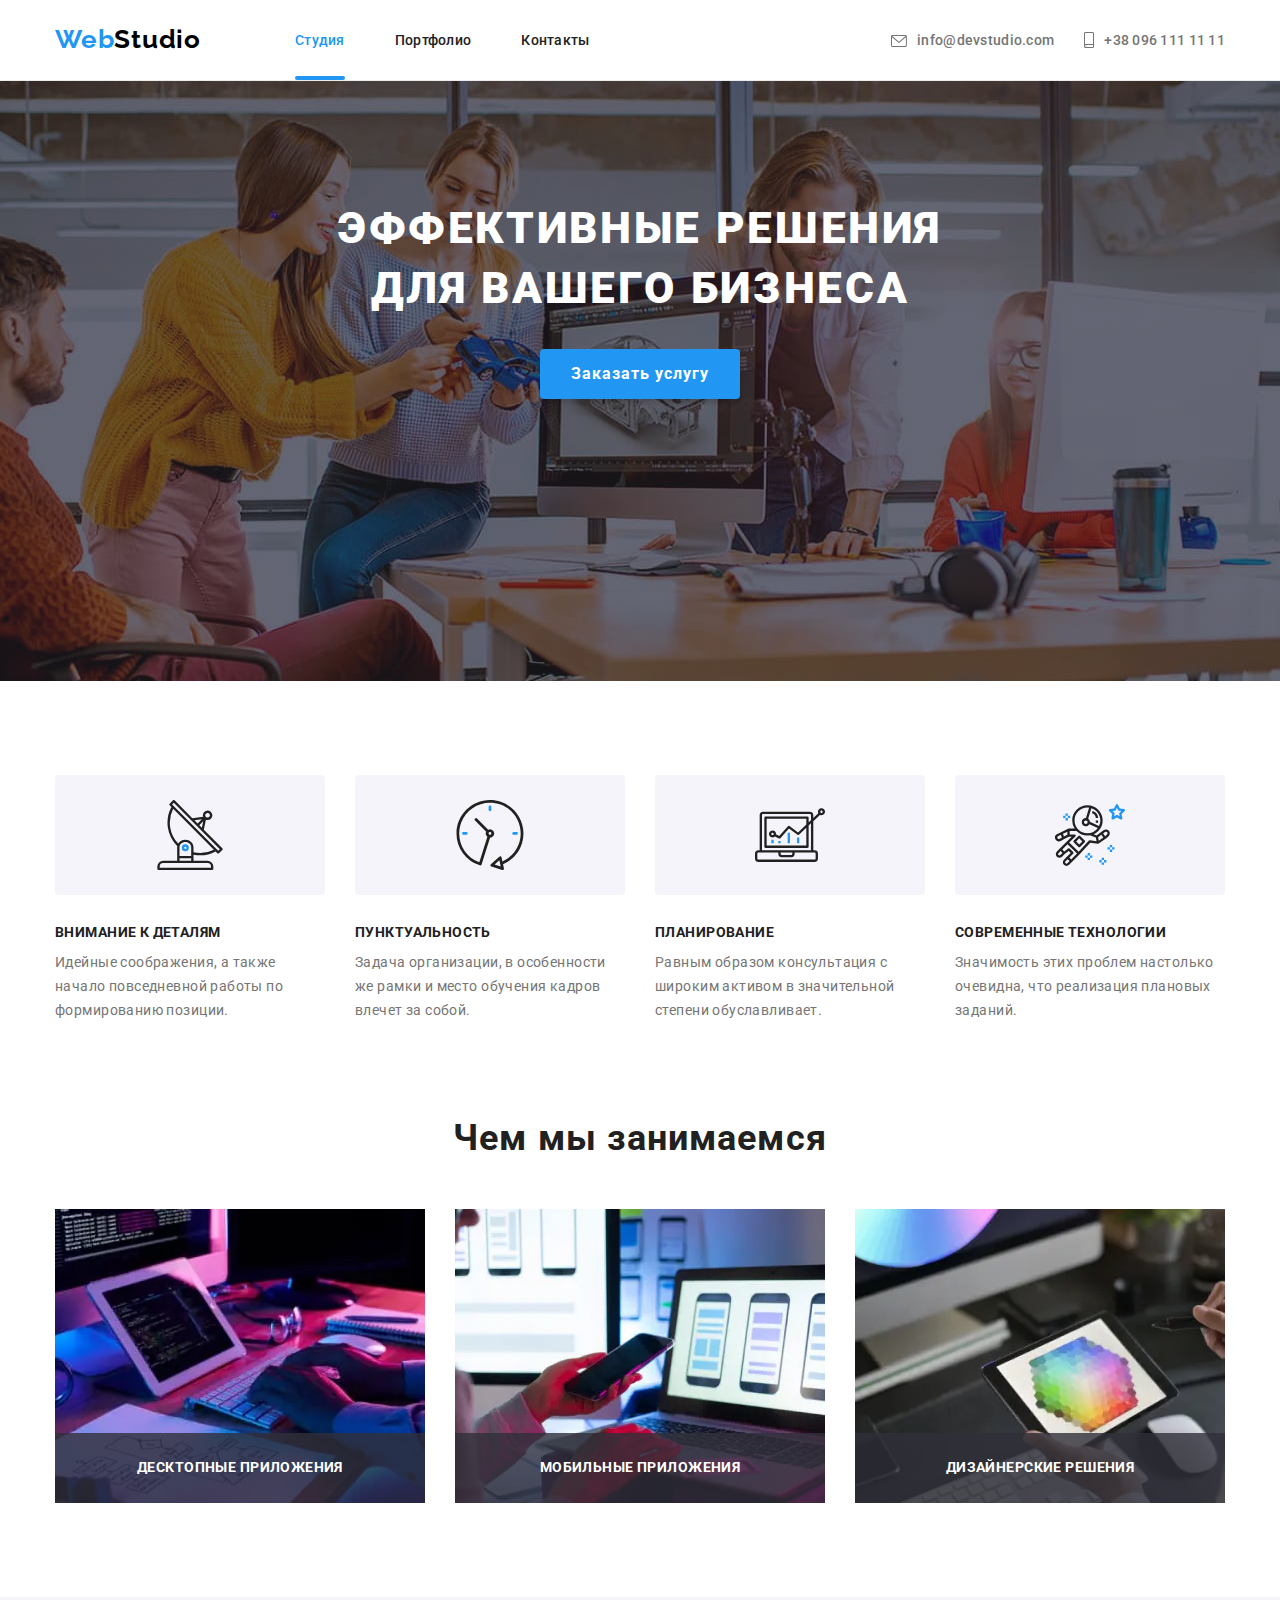
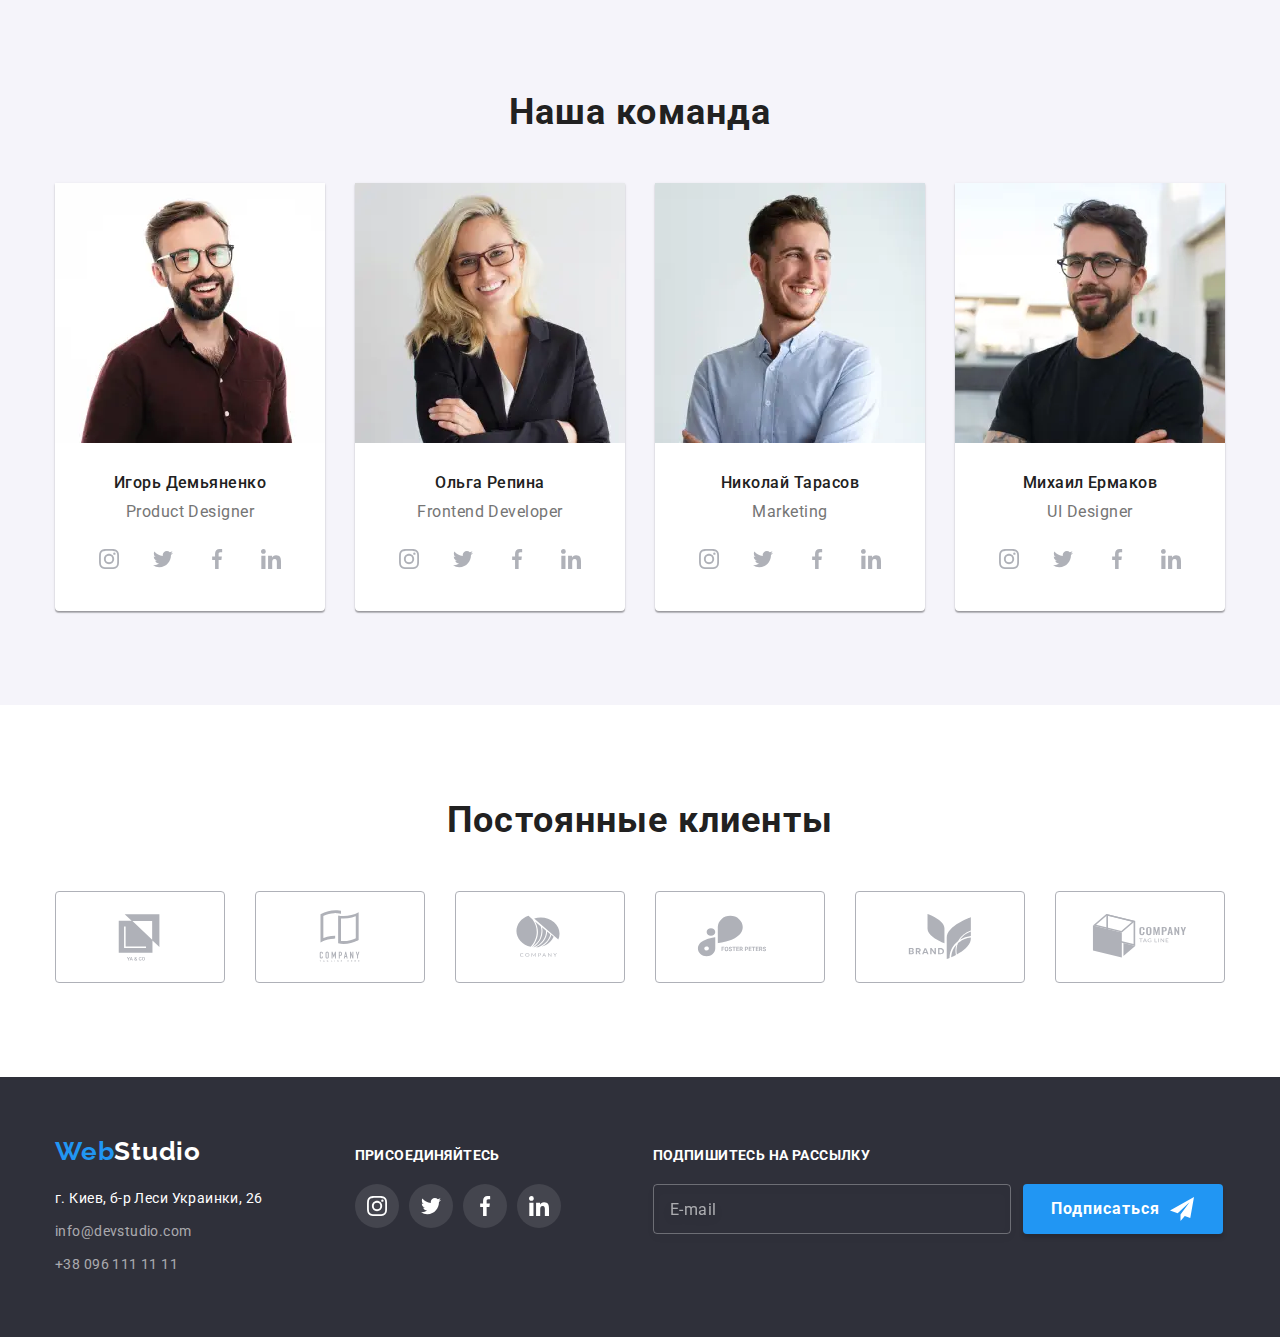
<file: index.html>
<!DOCTYPE html>
<html lang="ru">
	<head>
		<meta charset="UTF-8" />
		<meta http-equiv="X-UA-Compatible" content="IE=edge" />
		<meta name="viewport" content="width=device-width, initial-scale=1.0" />
		<title lang="en">WebStudio</title>
		<link rel="preconnect" href="https://fonts.googleapis.com" />
		<link rel="preconnect" href="https://fonts.gstatic.com" crossorigin />
		<link
			href="https://fonts.googleapis.com/css2?family=Raleway:wght@700&family=Roboto:wght@400;500;700;900&display=swap"
			rel="stylesheet"
		/>
		<link
			rel="stylesheet"
			href="https://cdnjs.cloudflare.com/ajax/libs/modern-normalize/1.1.0/modern-normalize.min.css"
			integrity="sha512-wpPYUAdjBVSE4KJnH1VR1HeZfpl1ub8YT/NKx4PuQ5NmX2tKuGu6U/JRp5y+Y8XG2tV+wKQpNHVUX03MfMFn9Q=="
			crossorigin="anonymous"
			referrerpolicy="no-referrer"
		/>
		<link rel="stylesheet" href="./css/main.min.css" />
	</head>
	<body>
		<header class="header">
			<div class="container header__container">
				<nav class="menu-nav">
					<a class="logo link" href="./index.html" lang="en">
						<span class="logo__font-size logo__accent-color">Web</span>
						<span class="logo__font-size">Studio</span>
					</a>
					<ul class="menu-nav__list list">
						<li class="menu-nav__item">
							<a class="menu-nav__link link current" href="./index.html">Студия</a>
						</li>

						<li class="menu-nav__item">
							<a class="menu-nav__link link" href="./portfolio.html">Портфолио</a>
						</li>

						<li class="menu-nav__item">
							<a class="menu-nav__link link" href="">Контакты</a>
						</li>
					</ul>
				</nav>
				<ul class="menu-contact list">
					<li class="menu-contact__item">
						<a class="menu-contact__link link" href="mailto:info@devstudio.com">
							<svg class="menu-contact__icon menu-contact__icon-envelope" width="14" height="10">
								<use href="./images/sprite.svg#envelope"></use>
							</svg>
							info@devstudio.com
						</a>
					</li>

					<li class="menu-contact__item">
						<a class="menu-contact__link link" href="tel:+380961111111">
							<svg class="menu-contact__icon menu-contact__icon-phone" width="10" height="14">
								<use href="./images/sprite.svg#phone"></use>
							</svg>
							+38 096 111 11 11
						</a>
					</li>
				</ul>

				<button class="mobile-menu-btn" type="button" data-menu-open>
					<svg class="mobile-menu-btn__icon" width="40" height="40">
						<use href="./images/sprite.svg#mobile-menu-burger"></use>
					</svg>
				</button>
			</div>
			<div class="mobile-menu" data-menu>
				<div class="container mobile-menu__container">
					<div class="mobile-menu__wrapper-inner">
						<button class="mobile-menu-btn mobile-menu-btn__close" type="button" data-menu-close>
							<svg class="mobile-menu-btn__icon" width="40" height="40">
								<use href="./images/sprite.svg#mobile-menu-cross"></use>
							</svg>
						</button>

						<nav class="mobile-menu__nav">
							<ul class="mobile-menu__nav-list list">
								<li class="mobile-menu__nav-item">
									<a class="mobile-menu__nav-link link current" href="./index.html">Студия</a>
								</li>

								<li class="mobile-menu__nav-item">
									<a class="mobile-menu__nav-link link" href="./portfolio.html">Портфолио</a>
								</li>

								<li class="mobile-menu__nav-item">
									<a class="mobile-menu__nav-link link" href="">Контакты</a>
								</li>
							</ul>
						</nav>
					</div>

					<div class="mobile-menu__wrapper-inner">
						<ul class="mobile-menu__contact-list list">
							<li class="mobile-menu__contact-item">
								<a class="mobile-menu__contact-link link mobile-menu__contact-link--accent" href="tel:+380961111111">
									+38 096 111 11 11
								</a>
							</li>

							<li class="mobile-menu__contact-item">
								<a class="mobile-menu__contact-link link" href="mailto:info@devstudio.com">info@devstudio.com</a>
							</li>
						</ul>

						<ul class="mobile-menu__social-media-list list">
							<li class="mobile-menu__social-media-item">
								<a
									class="mobile-menu__social-media-link link"
									href="https://www.instagram.com/"
									target="_blank"
									rel="noreferrer noopener"
								>
									Instagram
								</a>
							</li>
							<li class="mobile-menu__social-media-item">
								<a
									class="mobile-menu__social-media-link link"
									href="https://twitter.com"
									target="_blank"
									rel="noreferrer noopener"
								>
									Twitter
								</a>
							</li>
							<li class="mobile-menu__social-media-item">
								<a
									class="mobile-menu__social-media-link link"
									href="https://www.facebook.com/"
									target="_blank"
									rel="noreferrer noopener"
								>
									Facebook
								</a>
							</li>
							<li class="mobile-menu__social-media-item">
								<a
									class="mobile-menu__social-media-link link"
									href="https://www.linkedin.com/"
									target="_blank"
									rel="noreferrer noopener"
								>
									LinkedIn
								</a>
							</li>
						</ul>
					</div>
				</div>
			</div>
		</header>

		<main>
			<section class="hero">
				<div class="container">
					<h1 class="hero__title">Эффективные решения для вашего бизнеса</h1>
					<button class="hero__btn button" type="button" data-modal-open>Заказать услугу</button>
				</div>
			</section>

			<section class="feature section">
				<div class="container">
					<h2 class="section-title visually-hidden">Особенности</h2>
					<ul class="feature__list list">
						<li class="feature__list-item">
							<div class="feature__icon-box">
								<svg class="feature__icon" width="70" height="70">
									<use href="./images/sprite.svg#antenna"></use>
								</svg>
							</div>
							<h3 class="feature__title">Внимание к деталям</h3>
							<p class="feature__description">
								Идейные соображения, а также начало повседневной работы по формированию позиции.
							</p>
						</li>

						<li class="feature__list-item">
							<div class="feature__icon-box">
								<svg class="feature__icon" width="70" height="70">
									<use href="./images/sprite.svg#clock"></use>
								</svg>
							</div>
							<h3 class="feature__title">Пунктуальность</h3>
							<p class="feature__description">
								Задача организации, в особенности же рамки и место обучения кадров влечет за собой.
							</p>
						</li>

						<li class="feature__list-item">
							<div class="feature__icon-box">
								<svg class="feature__icon" width="70" height="70">
									<use href="./images/sprite.svg#diagram"></use>
								</svg>
							</div>
							<h3 class="feature__title">Планирование</h3>
							<p class="feature__description">
								Равным образом консультация с широким активом в значительной степени обуславливает.
							</p>
						</li>

						<li class="feature__list-item">
							<div class="feature__icon-box">
								<svg class="feature__icon" width="70" height="70">
									<use href="./images/sprite.svg#astronaut"></use>
								</svg>
							</div>
							<h3 class="feature__title">Современные технологии</h3>
							<p class="feature__description">
								Значимость этих проблем настолько очевидна, что реализация плановых заданий.
							</p>
						</li>
					</ul>
				</div>
			</section>

			<section class="activity section">
				<div class="container">
					<h2 class="section-title">Чем мы занимаемся</h2>
					<ul class="activity-list list">
						<li class="activity-list__item">
							<a class="activity-list__link link" href="">
								<picture>
									<source
										srcset="
											./images/activity/activity-img-1.webp    1x,
											./images/activity/activity-img-1@2x.webp 2x,
											./images/activity/activity-img-1@3x.webp 3x
										"
										type="image/webp"
									/>
									<source
										srcset="
											./images/activity/activity-img-1.jpg    1x,
											./images/activity/activity-img-1@2x.jpg 2x,
											./images/activity/activity-img-1@3x.jpg 3x
										"
										type="image/jpeg"
									/>
									<img src="./images/activity/activity-img-1.jpg" alt="Направление деятельности" />
								</picture>
							</a>
							<h3 class="activity-list__title">Десктопные приложения</h3>
						</li>

						<li class="activity-list__item">
							<a class="activity-list__link link" href="">
								<picture>
									<source
										srcset="
											./images/activity/activity-img-2.webp    1x,
											./images/activity/activity-img-2@2x.webp 2x,
											./images/activity/activity-img-2@3x.webp 3x
										"
										type="image/webp"
									/>
									<source
										srcset="
											./images/activity/activity-img-2.jpg    1x,
											./images/activity/activity-img-2@2x.jpg 2x,
											./images/activity/activity-img-2@3x.jpg 3x
										"
										type="image/jpeg"
									/>
									<img src="./images/activity/activity-img-2.jpg" alt="Направление деятельности" />
								</picture>
							</a>
							<h3 class="activity-list__title">Мобильные приложения</h3>
						</li>

						<li class="activity-list__item">
							<a class="activity-list__link link" href="">
								<picture>
									<source
										srcset="
											./images/activity/activity-img-3.webp    1x,
											./images/activity/activity-img-3@2x.webp 2x,
											./images/activity/activity-img-3@3x.webp 3x
										"
										type="image/webp"
									/>
									<source
										srcset="
											./images/activity/activity-img-3.jpg    1x,
											./images/activity/activity-img-3@2x.jpg 2x,
											./images/activity/activity-img-3@3x.jpg 3x
										"
										type="image/jpeg"
									/>
									<img src="./images/activity/activity-img-3.jpg" alt="Направление деятельности" />
								</picture>
							</a>
							<h3 class="activity-list__title">Дизайнерские решения</h3>
						</li>
					</ul>
				</div>
			</section>

			<section class="staff section">
				<div class="container">
					<h2 class="section-title">Наша команда</h2>
					<ul class="staff-list list">
						<li class="staff-list__item">
							<picture>
								<source
									srcset="
										./images/staff/desktop/staff-avatar-img-270-1.webp    1x,
										./images/staff/desktop/staff-avatar-img-270-1@2x.webp 2x,
										./images/staff/desktop/staff-avatar-img-270-1@3x.webp 3x
									"
									media="(min-width: 1200px)"
									type="image/webp"
								/>
								<source
									srcset="
										./images/staff/desktop/staff-avatar-img-270-1.jpg    1x,
										./images/staff/desktop/staff-avatar-img-270-1@2x.jpg 2x,
										./images/staff/desktop/staff-avatar-img-270-1@3x.jpg 3x
									"
									media="(min-width: 1200px)"
									type="image/jpeg"
								/>
								<source
									srcset="
										./images/staff/tablet/staff-avatar-img-354-1.webp    1x,
										./images/staff/tablet/staff-avatar-img-354-1@2x.webp 2x,
										./images/staff/tablet/staff-avatar-img-354-1@3x.webp 3x
									"
									media="(min-width: 768px)"
									type="image/webp"
								/>
								<source
									srcset="
										./images/staff/tablet/staff-avatar-img-354-1.jpg    1x,
										./images/staff/tablet/staff-avatar-img-354-1@2x.jpg 2x,
										./images/staff/tablet/staff-avatar-img-354-1@3x.jpg 3x
									"
									media="(min-width: 768px)"
									type="image/jpeg"
								/>
								<source
									srcset="
										./images/staff/mobile/staff-avatar-img-450-1.webp    1x,
										./images/staff/mobile/staff-avatar-img-450-1@2x.webp 2x,
										./images/staff/mobile/staff-avatar-img-450-1@3x.webp 3x
									"
									media="(max-width: 767px)"
									type="image/webp"
								/>
								<source
									srcset="
										./images/staff/mobile/staff-avatar-img-450-1.jpg    1x,
										./images/staff/mobile/staff-avatar-img-450-1@2x.jpg 2x,
										./images/staff/mobile/staff-avatar-img-450-1@3x.jpg 3x
									"
									media="(max-width: 767px)"
									type="image/jpeg"
								/>
								<img src="./images/staff/mobile/staff-avatar-img-450-1.jpg" alt="Аватар сотрудника" />
							</picture>
							<h3 class="staff-list__name">Игорь Демьяненко</h3>
							<p class="staff-list__position">Product Designer</p>
							<ul class="social-list list">
								<li class="social-list__item">
									<a
										class="social-list__link link"
										href="https://www.instagram.com/"
										target="_blank"
										rel="noreferrer noopener"
									>
										<svg class="social-list__icon" width="20" height="20">
											<use href="./images/sprite.svg#instagram"></use>
										</svg>
									</a>
								</li>

								<li class="social-list__item">
									<a
										class="social-list__link link"
										href="https://twitter.com"
										target="_blank"
										rel="noreferrer noopener"
									>
										<svg class="social-list__icon" width="20" height="20">
											<use href="./images/sprite.svg#twitter"></use>
										</svg>
									</a>
								</li>

								<li class="social-list__item">
									<a
										class="social-list__link link"
										href="https://www.facebook.com/"
										target="_blank"
										rel="noreferrer noopener"
									>
										<svg class="social-list__icon" width="20" height="20">
											<use href="./images/sprite.svg#facebook"></use>
										</svg>
									</a>
								</li>

								<li class="social-list__item">
									<a
										class="social-list__link link"
										href="https://www.linkedin.com/"
										target="_blank"
										rel="noreferrer noopener"
									>
										<svg class="social-list__icon" width="20" height="20">
											<use href="./images/sprite.svg#linkedin"></use>
										</svg>
									</a>
								</li>
							</ul>
						</li>

						<li class="staff-list__item">
							<picture>
								<source
									srcset="
										./images/staff/desktop/staff-avatar-img-270-2.webp    1x,
										./images/staff/desktop/staff-avatar-img-270-2@2x.webp 2x,
										./images/staff/desktop/staff-avatar-img-270-2@3x.webp 3x
									"
									media="(min-width: 1200px)"
									type="image/webp"
								/>
								<source
									srcset="
										./images/staff/desktop/staff-avatar-img-270-2.jpg    1x,
										./images/staff/desktop/staff-avatar-img-270-2@2x.jpg 2x,
										./images/staff/desktop/staff-avatar-img-270-2@3x.jpg 3x
									"
									media="(min-width: 1200px)"
									type="image/jpeg"
								/>
								<source
									srcset="
										./images/staff/tablet/staff-avatar-img-354-2.webp    1x,
										./images/staff/tablet/staff-avatar-img-354-2@2x.webp 2x,
										./images/staff/tablet/staff-avatar-img-354-2@3x.webp 3x
									"
									media="(min-width: 768px)"
									type="image/webp"
								/>
								<source
									srcset="
										./images/staff/tablet/staff-avatar-img-354-2.jpg    1x,
										./images/staff/tablet/staff-avatar-img-354-2@2x.jpg 2x,
										./images/staff/tablet/staff-avatar-img-354-2@3x.jpg 3x
									"
									media="(min-width: 768px)"
									type="image/jpeg"
								/>
								<source
									srcset="
										./images/staff/mobile/staff-avatar-img-450-2.webp    1x,
										./images/staff/mobile/staff-avatar-img-450-2@2x.webp 2x,
										./images/staff/mobile/staff-avatar-img-450-2@3x.webp 3x
									"
									media="(max-width: 767px)"
									type="image/webp"
								/>
								<source
									srcset="
										./images/staff/mobile/staff-avatar-img-450-2.jpg    1x,
										./images/staff/mobile/staff-avatar-img-450-2@2x.jpg 2x,
										./images/staff/mobile/staff-avatar-img-450-2@3x.jpg 3x
									"
									media="(max-width: 767px)"
									type="image/jpeg"
								/>
								<img src="./images/staff/mobile/staff-avatar-img-450-2.jpg" alt="Аватар сотрудника" />
							</picture>
							<h3 class="staff-list__name">Ольга Репина</h3>
							<p class="staff-list__position">Frontend Developer</p>
							<ul class="social-list list">
								<li class="social-list__item">
									<a
										class="social-list__link link"
										href="https://www.instagram.com/"
										target="_blank"
										rel="noreferrer noopener"
									>
										<svg class="social-list__icon" width="20" height="20">
											<use href="./images/sprite.svg#instagram"></use>
										</svg>
									</a>
								</li>

								<li class="social-list__item">
									<a
										class="social-list__link link"
										href="https://twitter.com"
										target="_blank"
										rel="noreferrer noopener"
									>
										<svg class="social-list__icon" width="20" height="20">
											<use href="./images/sprite.svg#twitter"></use>
										</svg>
									</a>
								</li>

								<li class="social-list__item">
									<a
										class="social-list__link link"
										href="https://www.facebook.com/"
										target="_blank"
										rel="noreferrer noopener"
									>
										<svg class="social-list__icon" width="20" height="20">
											<use href="./images/sprite.svg#facebook"></use>
										</svg>
									</a>
								</li>

								<li class="social-list__item">
									<a
										class="social-list__link link"
										href="https://www.linkedin.com/"
										target="_blank"
										rel="noreferrer noopener"
									>
										<svg class="social-list__icon" width="20" height="20">
											<use href="./images/sprite.svg#linkedin"></use>
										</svg>
									</a>
								</li>
							</ul>
						</li>

						<li class="staff-list__item">
							<picture>
								<source
									srcset="
										./images/staff/desktop/staff-avatar-img-270-3.webp    1x,
										./images/staff/desktop/staff-avatar-img-270-3@2x.webp 2x,
										./images/staff/desktop/staff-avatar-img-270-3@3x.webp 3x
									"
									media="(min-width: 1200px)"
									type="image/webp"
								/>
								<source
									srcset="
										./images/staff/desktop/staff-avatar-img-270-3.jpg    1x,
										./images/staff/desktop/staff-avatar-img-270-3@2x.jpg 2x,
										./images/staff/desktop/staff-avatar-img-270-3@3x.jpg 3x
									"
									media="(min-width: 1200px)"
									type="image/jpeg"
								/>
								<source
									srcset="
										./images/staff/tablet/staff-avatar-img-354-3.webp    1x,
										./images/staff/tablet/staff-avatar-img-354-3@2x.webp 2x,
										./images/staff/tablet/staff-avatar-img-354-3@3x.webp 3x
									"
									media="(min-width: 768px)"
									type="image/webp"
								/>
								<source
									srcset="
										./images/staff/tablet/staff-avatar-img-354-3.jpg    1x,
										./images/staff/tablet/staff-avatar-img-354-3@2x.jpg 2x,
										./images/staff/tablet/staff-avatar-img-354-3@3x.jpg 3x
									"
									media="(min-width: 768px)"
									type="image/jpeg"
								/>
								<source
									srcset="
										./images/staff/mobile/staff-avatar-img-450-3.webp    1x,
										./images/staff/mobile/staff-avatar-img-450-3@2x.webp 2x,
										./images/staff/mobile/staff-avatar-img-450-3@3x.webp 3x
									"
									media="(max-width: 767px)"
									type="image/webp"
								/>
								<source
									srcset="
										./images/staff/mobile/staff-avatar-img-450-3.jpg    1x,
										./images/staff/mobile/staff-avatar-img-450-3@2x.jpg 2x,
										./images/staff/mobile/staff-avatar-img-450-3@3x.jpg 3x
									"
									media="(max-width: 767px)"
									type="image/jpeg"
								/>
								<img src="./images/staff/mobile/staff-avatar-img-450-3.jpg" alt="Аватар сотрудника" />
							</picture>
							<h3 class="staff-list__name">Николай Тарасов</h3>
							<p class="staff-list__position">Marketing</p>
							<ul class="social-list list">
								<li class="social-list__item">
									<a
										class="social-list__link link"
										href="https://www.instagram.com/"
										target="_blank"
										rel="noreferrer noopener"
									>
										<svg class="social-list__icon" width="20" height="20">
											<use href="./images/sprite.svg#instagram"></use>
										</svg>
									</a>
								</li>

								<li class="social-list__item">
									<a
										class="social-list__link link"
										href="https://twitter.com"
										target="_blank"
										rel="noreferrer noopener"
									>
										<svg class="social-list__icon" width="20" height="20">
											<use href="./images/sprite.svg#twitter"></use>
										</svg>
									</a>
								</li>

								<li class="social-list__item">
									<a
										class="social-list__link link"
										href="https://www.facebook.com/"
										target="_blank"
										rel="noreferrer noopener"
									>
										<svg class="social-list__icon" width="20" height="20">
											<use href="./images/sprite.svg#facebook"></use>
										</svg>
									</a>
								</li>

								<li class="social-list__item">
									<a
										class="social-list__link link"
										href="https://www.linkedin.com/"
										target="_blank"
										rel="noreferrer noopener"
									>
										<svg class="social-list__icon" width="20" height="20">
											<use href="./images/sprite.svg#linkedin"></use>
										</svg>
									</a>
								</li>
							</ul>
						</li>

						<li class="staff-list__item">
							<picture>
								<source
									srcset="
										./images/staff/desktop/staff-avatar-img-270-4.webp    1x,
										./images/staff/desktop/staff-avatar-img-270-4@2x.webp 2x,
										./images/staff/desktop/staff-avatar-img-270-4@3x.webp 3x
									"
									media="(min-width: 1200px)"
									type="image/webp"
								/>
								<source
									srcset="
										./images/staff/desktop/staff-avatar-img-270-4.jpg    1x,
										./images/staff/desktop/staff-avatar-img-270-4@2x.jpg 2x,
										./images/staff/desktop/staff-avatar-img-270-4@3x.jpg 3x
									"
									media="(min-width: 1200px)"
									type="image/jpeg"
								/>
								<source
									srcset="
										./images/staff/tablet/staff-avatar-img-354-4.webp    1x,
										./images/staff/tablet/staff-avatar-img-354-4@2x.webp 2x,
										./images/staff/tablet/staff-avatar-img-354-4@3x.webp 3x
									"
									media="(min-width: 768px)"
									type="image/webp"
								/>
								<source
									srcset="
										./images/staff/tablet/staff-avatar-img-354-4.jpg    1x,
										./images/staff/tablet/staff-avatar-img-354-4@2x.jpg 2x,
										./images/staff/tablet/staff-avatar-img-354-4@3x.jpg 3x
									"
									media="(min-width: 768px)"
									type="image/jpeg"
								/>
								<source
									srcset="
										./images/staff/mobile/staff-avatar-img-450-4.webp    1x,
										./images/staff/mobile/staff-avatar-img-450-4@2x.webp 2x,
										./images/staff/mobile/staff-avatar-img-450-4@3x.webp 3x
									"
									media="(max-width: 767px)"
									type="image/webp"
								/>
								<source
									srcset="
										./images/staff/mobile/staff-avatar-img-450-4.jpg    1x,
										./images/staff/mobile/staff-avatar-img-450-4@2x.jpg 2x,
										./images/staff/mobile/staff-avatar-img-450-4@3x.jpg 3x
									"
									media="(max-width: 767px)"
									type="image/jpeg"
								/>
								<img src="./images/staff/mobile/staff-avatar-img-450-4.jpg" alt="Аватар сотрудника" />
							</picture>
							<h3 class="staff-list__name">Михаил Ермаков</h3>
							<p class="staff-list__position">UI Designer</p>
							<ul class="social-list list">
								<li class="social-list__item">
									<a
										class="social-list__link link"
										href="https://www.instagram.com/"
										target="_blank"
										rel="noreferrer noopener"
									>
										<svg class="social-list__icon" width="20" height="20">
											<use href="./images/sprite.svg#instagram"></use>
										</svg>
									</a>
								</li>

								<li class="social-list__item">
									<a
										class="social-list__link link"
										href="https://twitter.com"
										target="_blank"
										rel="noreferrer noopener"
									>
										<svg class="social-list__icon" width="20" height="20">
											<use href="./images/sprite.svg#twitter"></use>
										</svg>
									</a>
								</li>

								<li class="social-list__item">
									<a
										class="social-list__link link"
										href="https://www.facebook.com/"
										target="_blank"
										rel="noreferrer noopener"
									>
										<svg class="social-list__icon" width="20" height="20">
											<use href="./images/sprite.svg#facebook"></use>
										</svg>
									</a>
								</li>

								<li class="social-list__item">
									<a
										class="social-list__link link"
										href="https://www.linkedin.com/"
										target="_blank"
										rel="noreferrer noopener"
									>
										<svg class="social-list__icon" width="20" height="20">
											<use href="./images/sprite.svg#linkedin"></use>
										</svg>
									</a>
								</li>
							</ul>
						</li>
					</ul>
				</div>
			</section>

			<section class="clients section">
				<div class="container">
					<h2 class="section-title">Постоянные клиенты</h2>
					<ul class="client-list list">
						<li class="client-list__item">
							<a class="client-list__link link" href="" target="_blank" rel="noreferrer noopener">
								<svg class="client-list__icon" width="106" height="60">
									<use href="./images/sprite.svg#logo-icon-client-1"></use>
								</svg>
							</a>
						</li>

						<li class="client-list__item">
							<a class="client-list__link link" href="" target="_blank" rel="noreferrer noopener">
								<svg class="client-list__icon" width="106" height="60">
									<use href="./images/sprite.svg#logo-icon-client-2"></use>
								</svg>
							</a>
						</li>

						<li class="client-list__item">
							<a class="client-list__link link" href="" target="_blank" rel="noreferrer noopener">
								<svg class="client-list__icon" width="106" height="60">
									<use href="./images/sprite.svg#logo-icon-client-3"></use>
								</svg>
							</a>
						</li>

						<li class="client-list__item">
							<a class="client-list__link link" href="" target="_blank" rel="noreferrer noopener">
								<svg class="client-list__icon" width="106" height="60">
									<use href="./images/sprite.svg#logo-icon-client-4"></use>
								</svg>
							</a>
						</li>

						<li class="client-list__item">
							<a class="client-list__link link" href="" target="_blank" rel="noreferrer noopener">
								<svg class="client-list__icon" width="106" height="60">
									<use href="./images/sprite.svg#logo-icon-client-5"></use>
								</svg>
							</a>
						</li>

						<li class="client-list__item">
							<a class="client-list__link link" href="" target="_blank" rel="noreferrer noopener">
								<svg class="client-list__icon" width="106" height="60">
									<use href="./images/sprite.svg#logo-icon-client-6"></use>
								</svg>
							</a>
						</li>
					</ul>
				</div>
			</section>
		</main>

		<footer class="footer">
			<div class="container footer-container">
				<div class="footer-address-social-wrapper">
					<div class="footer-address-wrapper">
						<a class="logo link" href="./index.html" lang="en">
							<span class="logo__font-size logo__accent-color">Web</span>
							<span class="logo__font-size">Studio</span>
						</a>
						<address>
							<ul class="contact-list list">
								<li class="contact-list__item">
									<a
										class="contact-list__link link contact-list__link-opacity"
										href="https://goo.gl/maps/CGZ676xCDxBF31A58"
									>
										г. Киев, б-р Леси Украинки, 26
									</a>
								</li>

								<li class="contact-list__item">
									<a class="contact-list__link link" href="mailto:info@devstudio.com">info@devstudio.com</a>
								</li>

								<li class="contact-list__item">
									<a class="contact-list__link link" href="tel:+380961111111">+38 096 111 11 11</a>
								</li>
							</ul>
						</address>
					</div>
					<div class="footer-social-wrapper">
						<p class="footer-call">присоединяйтесь</p>
						<ul class="footer-list list">
							<li class="footer-list__item">
								<a
									class="footer-list__link link"
									href="https://www.instagram.com/"
									target="_blank"
									rel="noreferrer noopener"
								>
									<svg class="footer-list__icon" width="20" height="20">
										<use href="./images/sprite.svg#instagram"></use>
									</svg>
								</a>
							</li>

							<li class="footer-list__item">
								<a class="footer-list__link link" href="https://twitter.com" target="_blank" rel="noreferrer noopener">
									<svg class="footer-list__icon" width="20" height="20">
										<use href="./images/sprite.svg#twitter"></use>
									</svg>
								</a>
							</li>

							<li class="footer-list__item">
								<a
									class="footer-list__link link"
									href="https://www.facebook.com/"
									target="_blank"
									rel="noreferrer noopener"
								>
									<svg class="footer-list__icon" width="20" height="20">
										<use href="./images/sprite.svg#facebook"></use>
									</svg>
								</a>
							</li>

							<li class="footer-list__item">
								<a
									class="footer-list__link link"
									href="https://www.linkedin.com/"
									target="_blank"
									rel="noreferrer noopener"
								>
									<svg class="footer-list__icon" width="20" height="20">
										<use href="./images/sprite.svg#linkedin"></use>
									</svg>
								</a>
							</li>
						</ul>
					</div>
				</div>
				<form class="footer-form">
					<p class="footer-call">Подпишитесь на рассылку</p>
					<div class="footer-form__wrapper">
						<input class="footer-form__input" type="email" name="mailing" placeholder="E-mail" />
						<button class="footer-form__btn">
							<span class="footer-form__btn-text">Подписаться</span>
						</button>
					</div>
				</form>
			</div>
		</footer>

		<div class="backdrop is-hidden" data-modal>
			<div class="modal">
				<button class="modal__close-btn button" type="submit" data-modal-close>
					<svg class="modal__close-icon" width="18" height="18">
						<use href="./images/sprite.svg#close-icon"></use>
					</svg>
				</button>

				<strong class="contact-form-call">Оставьте свои данные, мы вам перезвоним</strong>

				<form class="contact-form">
					<ul class="contact-form__list list">
						<li class="contact-form__list-item">
							<label class="contact-form__label">
								<span class="contact-form__label-text">Имя</span>
								<span class="contact-form__input-wrapper">
									<input class="contact-form__input" type="text" name="user_name" />
									<svg class="contact-form__input-icon" width="18" height="18">
										<use href="./images/sprite.svg#person"></use>
									</svg>
								</span>
							</label>
						</li>

						<li class="contact-form__list-item">
							<label class="contact-form__label">
								<span class="contact-form__label-text">Телефон</span>
								<span class="contact-form__input-wrapper">
									<input class="contact-form__input" type="tel" name="user_phone" />
									<svg class="contact-form__input-icon" width="18" height="18">
										<use href="./images/sprite.svg#handset"></use>
									</svg>
								</span>
							</label>
						</li>

						<li class="contact-form__list-item">
							<label class="contact-form__label">
								<span class="contact-form__label-text">Почта</span>
								<span class="contact-form__input-wrapper">
									<input class="contact-form__input" type="email" name="user_email" />
									<svg class="contact-form__input-icon" width="18" height="18">
										<use href="./images/sprite.svg#email"></use>
									</svg>
								</span>
							</label>
						</li>

						<li class="contact-form__list-item">
							<label class="contact-form__label">
								<span class="contact-form__label-text">Комментарий</span>
								<textarea class="contact-form__message" name="user_comment" placeholder="Введите текст"></textarea>
							</label>
						</li>
					</ul>

					<div class="contact-form__checkbox-wrapper">
						<input
							class="contact-form__checkbox-input visually-hidden"
							type="checkbox"
							name="accept_policy"
							value="accept_policy"
							id="policy-checkbox"
							required
						/>
						<label class="contact-form__checkbox-label" for="policy-checkbox">
							<span class="contact-form__label-text">
								Соглашаюсь с рассылкой и принимаю
								<a class="contact-form__text-agreement" href="" rel="noreferrer noopener">Условия договора</a>
							</span>
						</label>
					</div>
					<button class="contact-form__submit-btn button" type="submit">Отправить</button>
				</form>
			</div>
		</div>

		<script src="./js/menu.js"></script>
		<script src="./js/modal.js"></script>
	</body>
</html>
</file>
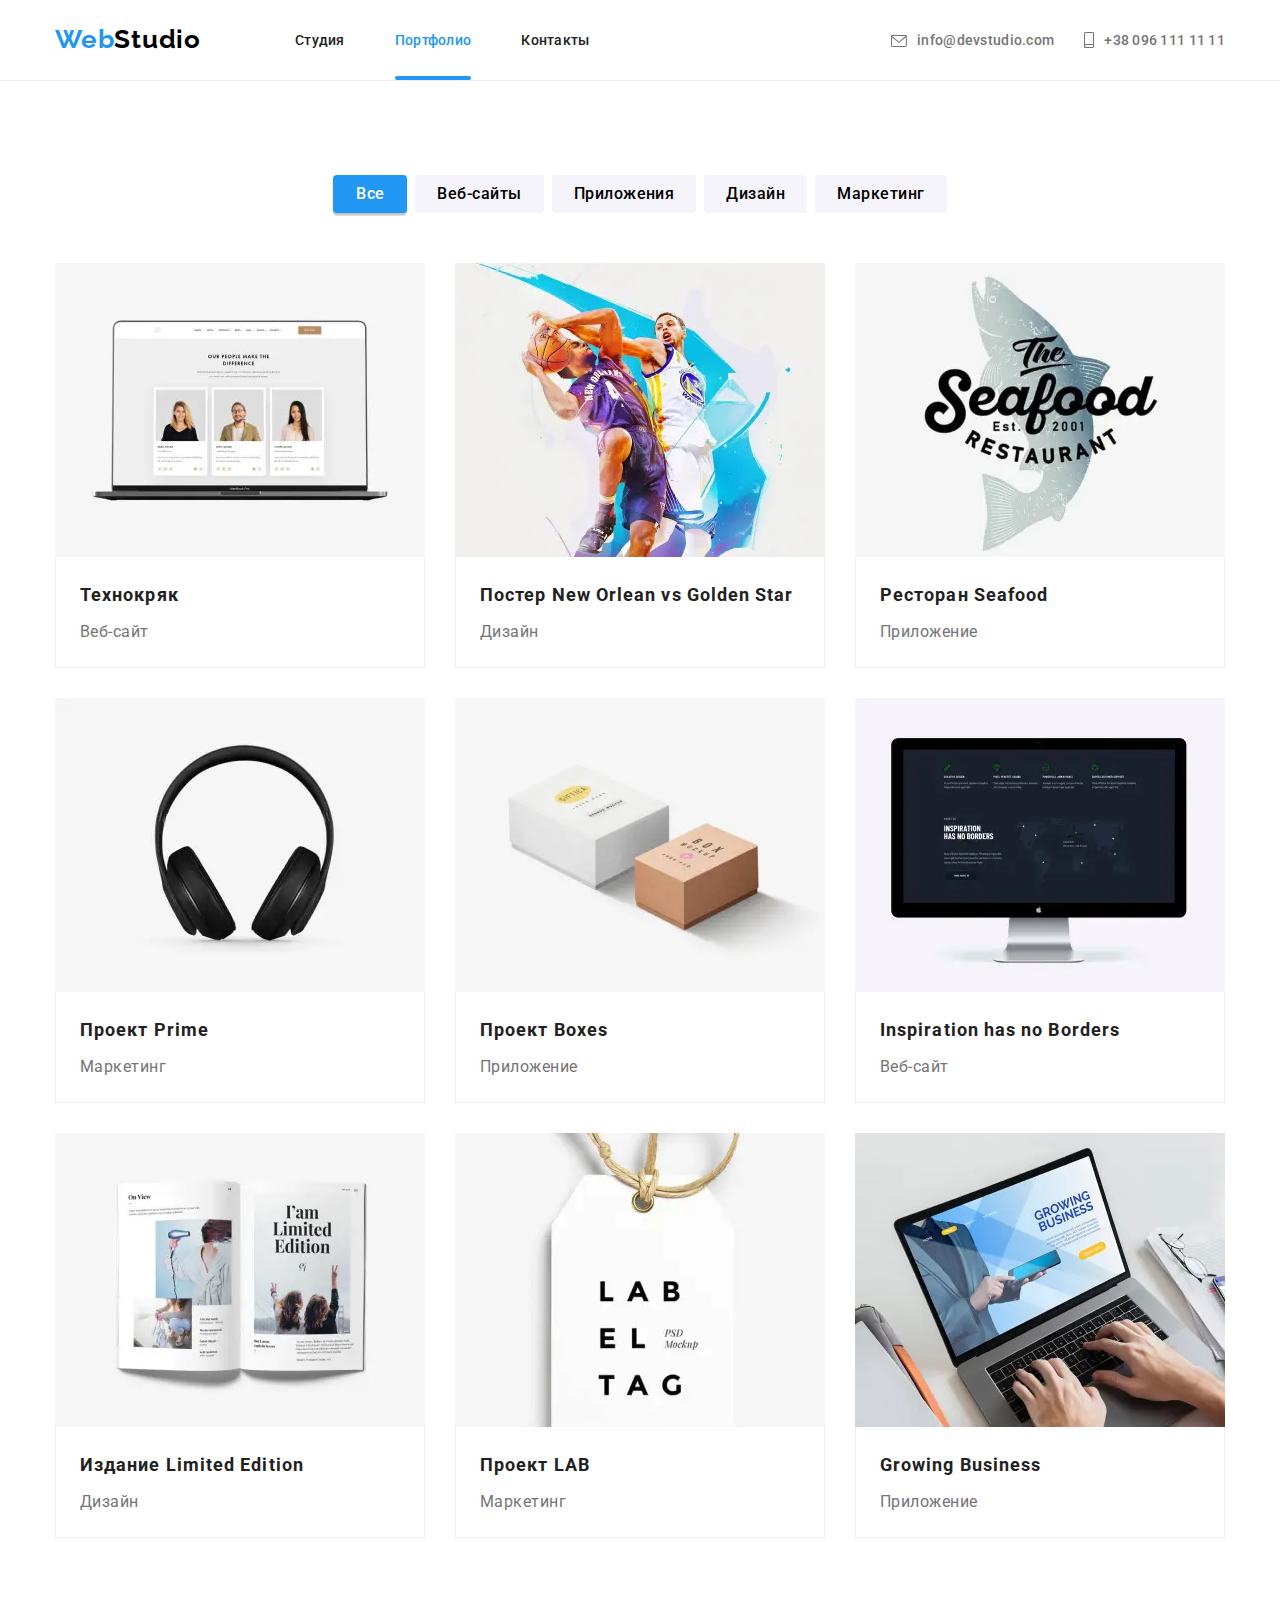
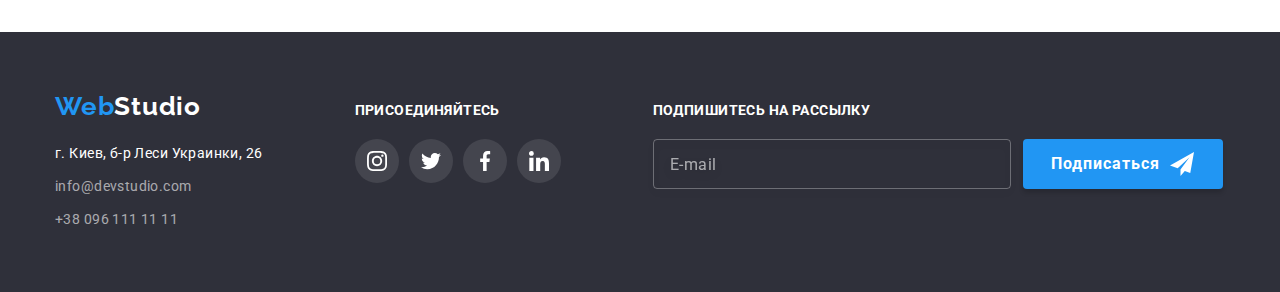
<file: portfolio.html>
<!DOCTYPE html>
<html lang="ru">
	<head>
		<meta charset="UTF-8" />
		<meta http-equiv="X-UA-Compatible" content="IE=edge" />
		<meta name="viewport" content="width=device-width, initial-scale=1.0" />
		<title lang="en">WebStudio</title>
		<link rel="preconnect" href="https://fonts.googleapis.com" />
		<link rel="preconnect" href="https://fonts.gstatic.com" crossorigin />
		<link
			href="https://fonts.googleapis.com/css2?family=Raleway:wght@700&family=Roboto:wght@400;500;700;900&display=swap"
			rel="stylesheet"
		/>
		<link
			rel="stylesheet"
			href="https://cdnjs.cloudflare.com/ajax/libs/modern-normalize/1.1.0/modern-normalize.min.css"
			integrity="sha512-wpPYUAdjBVSE4KJnH1VR1HeZfpl1ub8YT/NKx4PuQ5NmX2tKuGu6U/JRp5y+Y8XG2tV+wKQpNHVUX03MfMFn9Q=="
			crossorigin="anonymous"
			referrerpolicy="no-referrer"
		/>
		<link rel="stylesheet" href="./css/portfolio.min.css" />
	</head>
	<body>
		<header class="header">
			<div class="container header__container">
				<nav class="menu-nav">
					<a class="logo link" href="./index.html" lang="en">
						<span class="logo__font-size logo__accent-color">Web</span>
						<span class="logo__font-size">Studio</span>
					</a>
					<ul class="menu-nav__list list">
						<li class="menu-nav__item">
							<a class="menu-nav__link link" href="./index.html">Студия</a>
						</li>

						<li class="menu-nav__item">
							<a class="menu-nav__link link current" href="./portfolio.html">Портфолио</a>
						</li>

						<li class="menu-nav__item">
							<a class="menu-nav__link link" href="">Контакты</a>
						</li>
					</ul>
				</nav>
				<ul class="menu-contact list">
					<li class="menu-contact__item">
						<a class="menu-contact__link link" href="mailto:info@devstudio.com">
							<svg class="menu-contact__icon menu-contact__icon-envelope" width="14" height="10">
								<use href="./images/sprite.svg#envelope"></use>
							</svg>
							info@devstudio.com
						</a>
					</li>

					<li class="menu-contact__item">
						<a class="menu-contact__link link" href="tel:+380961111111">
							<svg class="menu-contact__icon menu-contact__icon-phone" width="10" height="14">
								<use href="./images/sprite.svg#phone"></use>
							</svg>
							+38 096 111 11 11
						</a>
					</li>
				</ul>

				<button class="mobile-menu-btn" type="button" data-menu-open>
					<svg class="mobile-menu-btn__icon" width="40" height="40">
						<use href="./images/sprite.svg#mobile-menu-burger"></use>
					</svg>
				</button>
			</div>
			<div class="mobile-menu" data-menu>
				<div class="container mobile-menu__container">
					<div class="mobile-menu__wrapper-inner">
						<button class="mobile-menu-btn mobile-menu-btn__close" type="button" data-menu-close>
							<svg class="mobile-menu-btn__icon" width="40" height="40">
								<use href="./images/sprite.svg#mobile-menu-cross"></use>
							</svg>
						</button>

						<nav class="mobile-menu__nav">
							<ul class="mobile-menu__nav-list list">
								<li class="mobile-menu__nav-item">
									<a class="mobile-menu__nav-link link" href="./index.html">Студия</a>
								</li>

								<li class="mobile-menu__nav-item">
									<a class="mobile-menu__nav-link link current" href="./portfolio.html">Портфолио</a>
								</li>

								<li class="mobile-menu__nav-item">
									<a class="mobile-menu__nav-link link" href="">Контакты</a>
								</li>
							</ul>
						</nav>
					</div>

					<div class="mobile-menu__wrapper-inner">
						<ul class="mobile-menu__contact-list list">
							<li class="mobile-menu__contact-item">
								<a class="mobile-menu__contact-link link mobile-menu__contact-link--accent" href="tel:+380961111111">
									+38 096 111 11 11
								</a>
							</li>

							<li class="mobile-menu__contact-item">
								<a class="mobile-menu__contact-link link" href="mailto:info@devstudio.com">info@devstudio.com</a>
							</li>
						</ul>

						<ul class="mobile-menu__social-media-list list">
							<li class="mobile-menu__social-media-item">
								<a
									class="mobile-menu__social-media-link link"
									href="https://www.instagram.com/"
									target="_blank"
									rel="noreferrer noopener"
								>
									Instagram
								</a>
							</li>
							<li class="mobile-menu__social-media-item">
								<a
									class="mobile-menu__social-media-link link"
									href="https://twitter.com"
									target="_blank"
									rel="noreferrer noopener"
								>
									Twitter
								</a>
							</li>
							<li class="mobile-menu__social-media-item">
								<a
									class="mobile-menu__social-media-link link"
									href="https://www.facebook.com/"
									target="_blank"
									rel="noreferrer noopener"
								>
									Facebook
								</a>
							</li>
							<li class="mobile-menu__social-media-item">
								<a
									class="mobile-menu__social-media-link link"
									href="https://www.linkedin.com/"
									target="_blank"
									rel="noreferrer noopener"
								>
									LinkedIn
								</a>
							</li>
						</ul>
					</div>
				</div>
			</div>
		</header>

		<main>
			<section class="section">
				<div class="container">
					<h1 class="visually-hidden">Портфолио</h1>

					<ul class="filter-list list">
						<li class="filter-list__item">
							<button class="filter-list__btn button filter-list__btn--current" type="button">Все</button>
						</li>

						<li class="filter-list__item">
							<button class="filter-list__btn button" type="button">Веб-сайты</button>
						</li>

						<li class="filter-list__item">
							<button class="filter-list__btn button" type="button">Приложения</button>
						</li>

						<li class="filter-list__item">
							<button class="filter-list__btn button" type="button">Дизайн</button>
						</li>

						<li class="filter-list__item">
							<button class="filter-list__btn button" type="button">Маркетинг</button>
						</li>
					</ul>

					<ul class="project-list list">
						<li class="project-item">
							<a class="project-item__link link" href="">
								<div class="project-item__thumb">
									<picture>
										<source
											srcset="
												./images/portfolio/desktop/portfolio-img-370-1.webp    1x,
												./images/portfolio/desktop/portfolio-img-370-1@2x.webp 2x,
												./images/portfolio/desktop/portfolio-img-370-1@3x.webp 3x
											"
											media="(min-width: 1200px)"
											type="image/webp"
										/>
										<source
											srcset="
												./images/portfolio/desktop/portfolio-img-370-1.jpg    1x,
												./images/portfolio/desktop/portfolio-img-370-1@2x.jpg 2x,
												./images/portfolio/desktop/portfolio-img-370-1@3x.jpg 3x
											"
											media="(min-width: 1200px)"
											type="image/jpeg"
										/>
										<source
											srcset="
												./images/portfolio/tablet/portfolio-img-354-1.webp    1x,
												./images/portfolio/tablet/portfolio-img-354-1@2x.webp 2x,
												./images/portfolio/tablet/portfolio-img-354-1@3x.webp 3x
											"
											media="(min-width: 768px)"
											type="image/webp"
										/>
										<source
											srcset="
												./images/portfolio/tablet/portfolio-img-354-1.jpg    1x,
												./images/portfolio/tablet/portfolio-img-354-1@2x.jpg 2x,
												./images/portfolio/tablet/portfolio-img-354-1@3x.jpg 3x
											"
											media="(min-width: 768px)"
											type="image/jpeg"
										/>
										<source
											srcset="
												./images/portfolio/mobile/portfolio-img-450-1.webp    1x,
												./images/portfolio/mobile/portfolio-img-450-1@2x.webp 2x,
												./images/portfolio/mobile/portfolio-img-450-1@3x.webp 3x
											"
											media="(max-width: 767px)"
											type="image/webp"
										/>
										<source
											srcset="
												./images/portfolio/mobile/portfolio-img-450-1.jpg    1x,
												./images/portfolio/mobile/portfolio-img-450-1@2x.jpg 2x,
												./images/portfolio/mobile/portfolio-img-450-1@3x.jpg 3x
											"
											media="(max-width: 767px)"
											type="image/jpeg"
										/>
										<img src="./images/portfolio/mobile/portfolio-img-450-1.jpg" alt="Фрагмент страницы веб-сайта" />
									</picture>
									<div class="project-item__thumb-overlay">
										<p class="project-item__thumb-overlay-text">
											Ресурс предлагает комплексные предложения с разным уровнем функционала и сервисов. Все это
											позволит посетителю получить исчерпывающие сведения
											<br />
											о компании или частном лице.
										</p>
									</div>
								</div>
								<div class="project-item__description">
									<h2 class="project-item__name">Технокряк</h2>
									<p class="project-item__category">Веб-сайт</p>
								</div>
							</a>
						</li>

						<li class="project-item">
							<a class="project-item__link link" href="">
								<div class="project-item__thumb">
									<picture>
										<source
											srcset="
												./images/portfolio/desktop/portfolio-img-370-2.webp    1x,
												./images/portfolio/desktop/portfolio-img-370-2@2x.webp 2x,
												./images/portfolio/desktop/portfolio-img-370-2@3x.webp 3x
											"
											media="(min-width: 1200px)"
											type="image/webp"
										/>
										<source
											srcset="
												./images/portfolio/desktop/portfolio-img-370-2.jpg    1x,
												./images/portfolio/desktop/portfolio-img-370-2@2x.jpg 2x,
												./images/portfolio/desktop/portfolio-img-370-2@3x.jpg 3x
											"
											media="(min-width: 1200px)"
											type="image/jpeg"
										/>
										<source
											srcset="
												./images/portfolio/tablet/portfolio-img-354-2.webp    1x,
												./images/portfolio/tablet/portfolio-img-354-2@2x.webp 2x,
												./images/portfolio/tablet/portfolio-img-354-2@3x.webp 3x
											"
											media="(min-width: 768px)"
											type="image/webp"
										/>
										<source
											srcset="
												./images/portfolio/tablet/portfolio-img-354-2.jpg    1x,
												./images/portfolio/tablet/portfolio-img-354-2@2x.jpg 2x,
												./images/portfolio/tablet/portfolio-img-354-2@3x.jpg 3x
											"
											media="(min-width: 768px)"
											type="image/jpeg"
										/>
										<source
											srcset="
												./images/portfolio/mobile/portfolio-img-450-2.webp    1x,
												./images/portfolio/mobile/portfolio-img-450-2@2x.webp 2x,
												./images/portfolio/mobile/portfolio-img-450-2@3x.webp 3x
											"
											media="(max-width: 767px)"
											type="image/webp"
										/>
										<source
											srcset="
												./images/portfolio/mobile/portfolio-img-450-2.jpg    1x,
												./images/portfolio/mobile/portfolio-img-450-2@2x.jpg 2x,
												./images/portfolio/mobile/portfolio-img-450-2@3x.jpg 3x
											"
											media="(max-width: 767px)"
											type="image/jpeg"
										/>
										<img src="./images/portfolio/mobile/portfolio-img-450-2.jpg" alt="Фрагмент дизайна постера" />
									</picture>
									<div class="project-item__thumb-overlay">
										<p class="project-item__thumb-overlay-text">
											Ресурс предлагает комплексные предложения с разным уровнем функционала и сервисов. Все это
											позволит посетителю получить исчерпывающие сведения
											<br />
											о компании или частном лице.
										</p>
									</div>
								</div>
								<div class="project-item__description">
									<h2 class="project-item__name">Постер New Orlean vs Golden Star</h2>
									<p class="project-item__category">Дизайн</p>
								</div>
							</a>
						</li>

						<li class="project-item">
							<a class="project-item__link link" href="">
								<div class="project-item__thumb">
									<picture>
										<source
											srcset="
												./images/portfolio/desktop/portfolio-img-370-3.webp    1x,
												./images/portfolio/desktop/portfolio-img-370-3@2x.webp 2x,
												./images/portfolio/desktop/portfolio-img-370-3@3x.webp 3x
											"
											media="(min-width: 1200px)"
											type="image/webp"
										/>
										<source
											srcset="
												./images/portfolio/desktop/portfolio-img-370-3.jpg    1x,
												./images/portfolio/desktop/portfolio-img-370-3@2x.jpg 2x,
												./images/portfolio/desktop/portfolio-img-370-3@3x.jpg 3x
											"
											media="(min-width: 1200px)"
											type="image/jpeg"
										/>
										<source
											srcset="
												./images/portfolio/tablet/portfolio-img-354-3.webp    1x,
												./images/portfolio/tablet/portfolio-img-354-3@2x.webp 2x,
												./images/portfolio/tablet/portfolio-img-354-3@3x.webp 3x
											"
											media="(min-width: 768px)"
											type="image/webp"
										/>
										<source
											srcset="
												./images/portfolio/tablet/portfolio-img-354-3.jpg    1x,
												./images/portfolio/tablet/portfolio-img-354-3@2x.jpg 2x,
												./images/portfolio/tablet/portfolio-img-354-3@3x.jpg 3x
											"
											media="(min-width: 768px)"
											type="image/jpeg"
										/>
										<source
											srcset="
												./images/portfolio/mobile/portfolio-img-450-3.webp    1x,
												./images/portfolio/mobile/portfolio-img-450-3@2x.webp 2x,
												./images/portfolio/mobile/portfolio-img-450-3@3x.webp 3x
											"
											media="(max-width: 767px)"
											type="image/webp"
										/>
										<source
											srcset="
												./images/portfolio/mobile/portfolio-img-450-3.jpg    1x,
												./images/portfolio/mobile/portfolio-img-450-3@2x.jpg 2x,
												./images/portfolio/mobile/portfolio-img-450-3@3x.jpg 3x
											"
											media="(max-width: 767px)"
											type="image/jpeg"
										/>
										<img
											src="./images/portfolio/mobile/portfolio-img-450-3.jpg"
											alt="Фрагмент главной страницы приложения"
										/>
									</picture>
									<div class="project-item__thumb-overlay">
										<p class="project-item__thumb-overlay-text">
											Ресурс предлагает комплексные предложения с разным уровнем функционала и сервисов. Все это
											позволит посетителю получить исчерпывающие сведения
											<br />
											о компании или частном лице.
										</p>
									</div>
								</div>
								<div class="project-item__description">
									<h2 class="project-item__name">Ресторан Seafood</h2>
									<p class="project-item__category">Приложение</p>
								</div>
							</a>
						</li>

						<li class="project-item">
							<a class="project-item__link link" href="">
								<div class="project-item__thumb">
									<picture>
										<source
											srcset="
												./images/portfolio/desktop/portfolio-img-370-4.webp    1x,
												./images/portfolio/desktop/portfolio-img-370-4@2x.webp 2x,
												./images/portfolio/desktop/portfolio-img-370-4@3x.webp 3x
											"
											media="(min-width: 1200px)"
											type="image/webp"
										/>
										<source
											srcset="
												./images/portfolio/desktop/portfolio-img-370-4.jpg    1x,
												./images/portfolio/desktop/portfolio-img-370-4@2x.jpg 2x,
												./images/portfolio/desktop/portfolio-img-370-4@3x.jpg 3x
											"
											media="(min-width: 1200px)"
											type="image/jpeg"
										/>
										<source
											srcset="
												./images/portfolio/tablet/portfolio-img-354-4.webp    1x,
												./images/portfolio/tablet/portfolio-img-354-4@2x.webp 2x,
												./images/portfolio/tablet/portfolio-img-354-4@3x.webp 3x
											"
											media="(min-width: 768px)"
											type="image/webp"
										/>
										<source
											srcset="
												./images/portfolio/tablet/portfolio-img-354-4.jpg    1x,
												./images/portfolio/tablet/portfolio-img-354-4@2x.jpg 2x,
												./images/portfolio/tablet/portfolio-img-354-4@3x.jpg 3x
											"
											media="(min-width: 768px)"
											type="image/jpeg"
										/>
										<source
											srcset="
												./images/portfolio/mobile/portfolio-img-450-4.webp    1x,
												./images/portfolio/mobile/portfolio-img-450-4@2x.webp 2x,
												./images/portfolio/mobile/portfolio-img-450-4@3x.webp 3x
											"
											media="(max-width: 767px)"
											type="image/webp"
										/>
										<source
											srcset="
												./images/portfolio/mobile/portfolio-img-450-4.jpg    1x,
												./images/portfolio/mobile/portfolio-img-450-4@2x.jpg 2x,
												./images/portfolio/mobile/portfolio-img-450-4@3x.jpg 3x
											"
											media="(max-width: 767px)"
											type="image/jpeg"
										/>
										<img
											src="./images/portfolio/mobile/portfolio-img-450-4.jpg"
											alt="Фрагмент главной страницы проекта"
										/>
									</picture>
									<div class="project-item__thumb-overlay">
										<p class="project-item__thumb-overlay-text">
											Ресурс предлагает комплексные предложения с разным уровнем функционала и сервисов. Все это
											позволит посетителю получить исчерпывающие сведения
											<br />
											о компании или частном лице.
										</p>
									</div>
								</div>
								<div class="project-item__description">
									<h2 class="project-item__name">Проект Prime</h2>
									<p class="project-item__category">Маркетинг</p>
								</div>
							</a>
						</li>

						<li class="project-item">
							<a class="project-item__link link" href="">
								<div class="project-item__thumb">
									<picture>
										<source
											srcset="
												./images/portfolio/desktop/portfolio-img-370-5.webp    1x,
												./images/portfolio/desktop/portfolio-img-370-5@2x.webp 2x,
												./images/portfolio/desktop/portfolio-img-370-5@3x.webp 3x
											"
											media="(min-width: 1200px)"
											type="image/webp"
										/>
										<source
											srcset="
												./images/portfolio/desktop/portfolio-img-370-5.jpg    1x,
												./images/portfolio/desktop/portfolio-img-370-5@2x.jpg 2x,
												./images/portfolio/desktop/portfolio-img-370-5@3x.jpg 3x
											"
											media="(min-width: 1200px)"
											type="image/jpeg"
										/>
										<source
											srcset="
												./images/portfolio/tablet/portfolio-img-354-5.webp    1x,
												./images/portfolio/tablet/portfolio-img-354-5@2x.webp 2x,
												./images/portfolio/tablet/portfolio-img-354-5@3x.webp 3x
											"
											media="(min-width: 768px)"
											type="image/webp"
										/>
										<source
											srcset="
												./images/portfolio/tablet/portfolio-img-354-5.jpg    1x,
												./images/portfolio/tablet/portfolio-img-354-5@2x.jpg 2x,
												./images/portfolio/tablet/portfolio-img-354-5@3x.jpg 3x
											"
											media="(min-width: 768px)"
											type="image/jpeg"
										/>
										<source
											srcset="
												./images/portfolio/mobile/portfolio-img-450-5.webp    1x,
												./images/portfolio/mobile/portfolio-img-450-5@2x.webp 2x,
												./images/portfolio/mobile/portfolio-img-450-5@3x.webp 3x
											"
											media="(max-width: 767px)"
											type="image/webp"
										/>
										<source
											srcset="
												./images/portfolio/mobile/portfolio-img-450-5.jpg    1x,
												./images/portfolio/mobile/portfolio-img-450-5@2x.jpg 2x,
												./images/portfolio/mobile/portfolio-img-450-5@3x.jpg 3x
											"
											media="(max-width: 767px)"
											type="image/jpeg"
										/>
										<img
											src="./images/portfolio/mobile/portfolio-img-450-5.jpg"
											alt="Фрагмент главной страницы приложения"
										/>
									</picture>
									<div class="project-item__thumb-overlay">
										<p class="project-item__thumb-overlay-text">
											Ресурс предлагает комплексные предложения с разным уровнем функционала и сервисов. Все это
											позволит посетителю получить исчерпывающие сведения
											<br />
											о компании или частном лице.
										</p>
									</div>
								</div>
								<div class="project-item__description">
									<h2 class="project-item__name">Проект Boxes</h2>
									<p class="project-item__category">Приложение</p>
								</div>
							</a>
						</li>

						<li class="project-item">
							<a class="project-item__link link" href="">
								<div class="project-item__thumb">
									<picture>
										<source
											srcset="
												./images/portfolio/desktop/portfolio-img-370-6.webp    1x,
												./images/portfolio/desktop/portfolio-img-370-6@2x.webp 2x,
												./images/portfolio/desktop/portfolio-img-370-6@3x.webp 3x
											"
											media="(min-width: 1200px)"
											type="image/webp"
										/>
										<source
											srcset="
												./images/portfolio/desktop/portfolio-img-370-6.jpg    1x,
												./images/portfolio/desktop/portfolio-img-370-6@2x.jpg 2x,
												./images/portfolio/desktop/portfolio-img-370-6@3x.jpg 3x
											"
											media="(min-width: 1200px)"
											type="image/jpeg"
										/>
										<source
											srcset="
												./images/portfolio/tablet/portfolio-img-354-6.webp    1x,
												./images/portfolio/tablet/portfolio-img-354-6@2x.webp 2x,
												./images/portfolio/tablet/portfolio-img-354-6@3x.webp 3x
											"
											media="(min-width: 768px)"
											type="image/webp"
										/>
										<source
											srcset="
												./images/portfolio/tablet/portfolio-img-354-6.jpg    1x,
												./images/portfolio/tablet/portfolio-img-354-6@2x.jpg 2x,
												./images/portfolio/tablet/portfolio-img-354-6@3x.jpg 3x
											"
											media="(min-width: 768px)"
											type="image/jpeg"
										/>
										<source
											srcset="
												./images/portfolio/mobile/portfolio-img-450-6.webp    1x,
												./images/portfolio/mobile/portfolio-img-450-6@2x.webp 2x,
												./images/portfolio/mobile/portfolio-img-450-6@3x.webp 3x
											"
											media="(max-width: 767px)"
											type="image/webp"
										/>
										<source
											srcset="
												./images/portfolio/mobile/portfolio-img-450-6.jpg    1x,
												./images/portfolio/mobile/portfolio-img-450-6@2x.jpg 2x,
												./images/portfolio/mobile/portfolio-img-450-6@3x.jpg 3x
											"
											media="(max-width: 767px)"
											type="image/jpeg"
										/>
										<img src="./images/portfolio/mobile/portfolio-img-450-6.jpg" alt="Фрагмент страницы веб-сайта" />
									</picture>
									<div class="project-item__thumb-overlay">
										<p class="project-item__thumb-overlay-text">
											Ресурс предлагает комплексные предложения с разным уровнем функционала и сервисов. Все это
											позволит посетителю получить исчерпывающие сведения
											<br />
											о компании или частном лице.
										</p>
									</div>
								</div>
								<div class="project-item__description">
									<h2 class="project-item__name">Inspiration has no Borders</h2>
									<p class="project-item__category">Веб-сайт</p>
								</div>
							</a>
						</li>

						<li class="project-item">
							<a class="project-item__link link" href="">
								<div class="project-item__thumb">
									<picture>
										<source
											srcset="
												./images/portfolio/desktop/portfolio-img-370-7.webp    1x,
												./images/portfolio/desktop/portfolio-img-370-7@2x.webp 2x,
												./images/portfolio/desktop/portfolio-img-370-7@3x.webp 3x
											"
											media="(min-width: 1200px)"
											type="image/webp"
										/>
										<source
											srcset="
												./images/portfolio/desktop/portfolio-img-370-7.jpg    1x,
												./images/portfolio/desktop/portfolio-img-370-7@2x.jpg 2x,
												./images/portfolio/desktop/portfolio-img-370-7@3x.jpg 3x
											"
											media="(min-width: 1200px)"
											type="image/jpeg"
										/>
										<source
											srcset="
												./images/portfolio/tablet/portfolio-img-354-7.webp    1x,
												./images/portfolio/tablet/portfolio-img-354-7@2x.webp 2x,
												./images/portfolio/tablet/portfolio-img-354-7@3x.webp 3x
											"
											media="(min-width: 768px)"
											type="image/webp"
										/>
										<source
											srcset="
												./images/portfolio/tablet/portfolio-img-354-7.jpg    1x,
												./images/portfolio/tablet/portfolio-img-354-7@2x.jpg 2x,
												./images/portfolio/tablet/portfolio-img-354-7@3x.jpg 3x
											"
											media="(min-width: 768px)"
											type="image/jpeg"
										/>
										<source
											srcset="
												./images/portfolio/mobile/portfolio-img-450-7.webp    1x,
												./images/portfolio/mobile/portfolio-img-450-7@2x.webp 2x,
												./images/portfolio/mobile/portfolio-img-450-7@3x.webp 3x
											"
											media="(max-width: 767px)"
											type="image/webp"
										/>
										<source
											srcset="
												./images/portfolio/mobile/portfolio-img-450-7.jpg    1x,
												./images/portfolio/mobile/portfolio-img-450-7@2x.jpg 2x,
												./images/portfolio/mobile/portfolio-img-450-7@3x.jpg 3x
											"
											media="(max-width: 767px)"
											type="image/jpeg"
										/>
										<img src="./images/portfolio/mobile/portfolio-img-450-7.jpg" alt="Фрагмент дизайна издания" />
									</picture>
									<div class="project-item__thumb-overlay">
										<p class="project-item__thumb-overlay-text">
											Ресурс предлагает комплексные предложения с разным уровнем функционала и сервисов. Все это
											позволит посетителю получить исчерпывающие сведения
											<br />
											о компании или частном лице.
										</p>
									</div>
								</div>
								<div class="project-item__description">
									<h2 class="project-item__name">Издание Limited Edition</h2>
									<p class="project-item__category">Дизайн</p>
								</div>
							</a>
						</li>

						<li class="project-item">
							<a class="project-item__link link" href="">
								<div class="project-item__thumb">
									<picture>
										<source
											srcset="
												./images/portfolio/desktop/portfolio-img-370-8.webp    1x,
												./images/portfolio/desktop/portfolio-img-370-8@2x.webp 2x,
												./images/portfolio/desktop/portfolio-img-370-8@3x.webp 3x
											"
											media="(min-width: 1200px)"
											type="image/webp"
										/>
										<source
											srcset="
												./images/portfolio/desktop/portfolio-img-370-8.jpg    1x,
												./images/portfolio/desktop/portfolio-img-370-8@2x.jpg 2x,
												./images/portfolio/desktop/portfolio-img-370-8@3x.jpg 3x
											"
											media="(min-width: 1200px)"
											type="image/jpeg"
										/>
										<source
											srcset="
												./images/portfolio/tablet/portfolio-img-354-8.webp    1x,
												./images/portfolio/tablet/portfolio-img-354-8@2x.webp 2x,
												./images/portfolio/tablet/portfolio-img-354-8@3x.webp 3x
											"
											media="(min-width: 768px)"
											type="image/webp"
										/>
										<source
											srcset="
												./images/portfolio/tablet/portfolio-img-354-8.jpg    1x,
												./images/portfolio/tablet/portfolio-img-354-8@2x.jpg 2x,
												./images/portfolio/tablet/portfolio-img-354-8@3x.jpg 3x
											"
											media="(min-width: 768px)"
											type="image/jpeg"
										/>
										<source
											srcset="
												./images/portfolio/mobile/portfolio-img-450-8.webp    1x,
												./images/portfolio/mobile/portfolio-img-450-8@2x.webp 2x,
												./images/portfolio/mobile/portfolio-img-450-8@3x.webp 3x
											"
											media="(max-width: 767px)"
											type="image/webp"
										/>
										<source
											srcset="
												./images/portfolio/mobile/portfolio-img-450-8.jpg    1x,
												./images/portfolio/mobile/portfolio-img-450-8@2x.jpg 2x,
												./images/portfolio/mobile/portfolio-img-450-8@3x.jpg 3x
											"
											media="(max-width: 767px)"
											type="image/jpeg"
										/>
										<img
											src="./images/portfolio/mobile/portfolio-img-450-8.jpg"
											alt="Фрагмент главной страницы проекта"
										/>
									</picture>
									<div class="project-item__thumb-overlay">
										<p class="project-item__thumb-overlay-text">
											Ресурс предлагает комплексные предложения с разным уровнем функционала и сервисов. Все это
											позволит посетителю получить исчерпывающие сведения
											<br />
											о компании или частном лице.
										</p>
									</div>
								</div>
								<div class="project-item__description">
									<h2 class="project-item__name">Проект LAB</h2>
									<p class="project-item__category">Маркетинг</p>
								</div>
							</a>
						</li>

						<li class="project-item">
							<a class="project-item__link link" href="">
								<div class="project-item__thumb">
									<picture>
										<source
											srcset="
												./images/portfolio/desktop/portfolio-img-370-9.webp    1x,
												./images/portfolio/desktop/portfolio-img-370-9@2x.webp 2x,
												./images/portfolio/desktop/portfolio-img-370-9@3x.webp 3x
											"
											media="(min-width: 1200px)"
											type="image/webp"
										/>
										<source
											srcset="
												./images/portfolio/desktop/portfolio-img-370-9.jpg    1x,
												./images/portfolio/desktop/portfolio-img-370-9@2x.jpg 2x,
												./images/portfolio/desktop/portfolio-img-370-9@3x.jpg 3x
											"
											media="(min-width: 1200px)"
											type="image/jpeg"
										/>
										<source
											srcset="
												./images/portfolio/tablet/portfolio-img-354-9.webp    1x,
												./images/portfolio/tablet/portfolio-img-354-9@2x.webp 2x,
												./images/portfolio/tablet/portfolio-img-354-9@3x.webp 3x
											"
											media="(min-width: 768px)"
											type="image/webp"
										/>
										<source
											srcset="
												./images/portfolio/tablet/portfolio-img-354-9.jpg    1x,
												./images/portfolio/tablet/portfolio-img-354-9@2x.jpg 2x,
												./images/portfolio/tablet/portfolio-img-354-9@3x.jpg 3x
											"
											media="(min-width: 768px)"
											type="image/jpeg"
										/>
										<source
											srcset="
												./images/portfolio/mobile/portfolio-img-450-9.webp    1x,
												./images/portfolio/mobile/portfolio-img-450-9@2x.webp 2x,
												./images/portfolio/mobile/portfolio-img-450-9@3x.webp 3x
											"
											media="(max-width: 767px)"
											type="image/webp"
										/>
										<source
											srcset="
												./images/portfolio/mobile/portfolio-img-450-9.jpg    1x,
												./images/portfolio/mobile/portfolio-img-450-9@2x.jpg 2x,
												./images/portfolio/mobile/portfolio-img-450-9@3x.jpg 3x
											"
											media="(max-width: 767px)"
											type="image/jpeg"
										/>
										<img
											src="./images/portfolio/mobile/portfolio-img-450-9.jpg"
											alt="Фрагмент главной страницы приложения"
										/>
									</picture>
									<div class="project-item__thumb-overlay">
										<p class="project-item__thumb-overlay-text">
											Ресурс предлагает комплексные предложения с разным уровнем функционала и сервисов. Все это
											позволит посетителю получить исчерпывающие сведения
											<br />
											о компании или частном лице.
										</p>
									</div>
								</div>
								<div class="project-item__description">
									<h2 class="project-item__name">Growing Business</h2>
									<p class="project-item__category">Приложение</p>
								</div>
							</a>
						</li>
					</ul>
				</div>
			</section>
		</main>

		<footer class="footer">
			<div class="container footer-container">
				<div class="footer-address-social-wrapper">
					<div class="footer-address-wrapper">
						<a class="logo link" href="./index.html" lang="en">
							<span class="logo__font-size logo__accent-color">Web</span>
							<span class="logo__font-size">Studio</span>
						</a>
						<address>
							<ul class="contact-list list">
								<li class="contact-list__item">
									<a
										class="contact-list__link link contact-list__link-opacity"
										href="https://goo.gl/maps/CGZ676xCDxBF31A58"
									>
										г. Киев, б-р Леси Украинки, 26
									</a>
								</li>

								<li class="contact-list__item">
									<a class="contact-list__link link" href="mailto:info@devstudio.com">info@devstudio.com</a>
								</li>

								<li class="contact-list__item">
									<a class="contact-list__link link" href="tel:+380961111111">+38 096 111 11 11</a>
								</li>
							</ul>
						</address>
					</div>
					<div class="footer-social-wrapper">
						<p class="footer-call">присоединяйтесь</p>
						<ul class="footer-list list">
							<li class="footer-list__item">
								<a
									class="footer-list__link link"
									href="https://www.instagram.com/"
									target="_blank"
									rel="noreferrer noopener"
								>
									<svg class="footer-list__icon" width="20" height="20">
										<use href="./images/sprite.svg#instagram"></use>
									</svg>
								</a>
							</li>

							<li class="footer-list__item">
								<a class="footer-list__link link" href="https://twitter.com" target="_blank" rel="noreferrer noopener">
									<svg class="footer-list__icon" width="20" height="20">
										<use href="./images/sprite.svg#twitter"></use>
									</svg>
								</a>
							</li>

							<li class="footer-list__item">
								<a
									class="footer-list__link link"
									href="https://www.facebook.com/"
									target="_blank"
									rel="noreferrer noopener"
								>
									<svg class="footer-list__icon" width="20" height="20">
										<use href="./images/sprite.svg#facebook"></use>
									</svg>
								</a>
							</li>

							<li class="footer-list__item">
								<a
									class="footer-list__link link"
									href="https://www.linkedin.com/"
									target="_blank"
									rel="noreferrer noopener"
								>
									<svg class="footer-list__icon" width="20" height="20">
										<use href="./images/sprite.svg#linkedin"></use>
									</svg>
								</a>
							</li>
						</ul>
					</div>
				</div>
				<form class="footer-form">
					<p class="footer-call">Подпишитесь на рассылку</p>
					<div class="footer-form__wrapper">
						<input class="footer-form__input" type="email" name="mailing" placeholder="E-mail" />
						<button class="footer-form__btn">
							<span class="footer-form__btn-text">Подписаться</span>
						</button>
					</div>
				</form>
			</div>
		</footer>

		<script src="./js/menu.js"></script>
	</body>
</html>
</file>
<file: css/main.min.css>
:root{--primary-font-family: "Roboto", sans-serif;--main-logo-font-family: "Raleway", sans-serif;--primary-text-color: #212121;--secondary-text-color: #757575;--opacity-text-color: rgba(255, 255, 255, 0.6);--placeholder-text-color: rgba(117, 117, 117, 0.5);--accent-color: #2196F3;--btn-color-hover: #188CE8;--primary-white-color: #ffffff;--primary-bg-color: #2F303A;--secondary-bg-color: #F5F4FA;--activity-bg-color: rgba(47, 48, 58, 0.8);--fallback-bg-color: #C4C4C4;--backdrop-bg-color: rgba(0, 0, 0, 0.2);--logo-black-color: #000000;--primary-border-color: #EEEEEE;--secondary-border-color: #ECECEC;--primary-icon-color: #AFB1B8;--bg-icon-color: rgba(255, 255, 255, 0.1);--overlay-card-color: rgba(33, 150, 243, 0.9);--project-card-gap: 30px;--duration: 250ms;--timing-function: cubic-bezier(0.4, 0, 0.2, 1)}.social-list__link,.contact-form__checkbox-label,.modal__close-btn,.footer-list__link,.client-list__link,.feature__icon-box{display:-webkit-box;display:-ms-flexbox;display:flex;-webkit-box-pack:center;-ms-flex-pack:center;justify-content:center;-webkit-box-align:center;-ms-flex-align:center;align-items:center}.contact-form__submit-btn,.hero__title,.hero{margin-left:auto;margin-right:auto}/*! modern-normalize v1.1.0 | MIT License | https://github.com/sindresorhus/modern-normalize */*,::before,::after{-webkit-box-sizing:border-box;box-sizing:border-box}html{line-height:1.15;-webkit-text-size-adjust:100%;-moz-tab-size:4;-o-tab-size:4;tab-size:4}body{margin:0;font-family:system-ui,-apple-system,"Segoe UI",Roboto,Helvetica,Arial,sans-serif,"Apple Color Emoji","Segoe UI Emoji"}hr{height:0;color:inherit}abbr[title]{-webkit-text-decoration:underline dotted;text-decoration:underline dotted}b,strong{font-weight:bolder}code,kbd,samp,pre{font-family:ui-monospace,SFMono-Regular,Consolas,"Liberation Mono",Menlo,monospace;font-size:1em}small{font-size:80%}sub,sup{font-size:75%;line-height:0;position:relative;vertical-align:baseline}sub{bottom:-0.25em}sup{top:-0.5em}table{text-indent:0;border-color:inherit}button,input,optgroup,select,textarea{font-family:inherit;font-size:100%;line-height:1.15;margin:0}button,select{text-transform:none}button,[type=button],[type=reset],[type=submit]{-webkit-appearance:button}::-moz-focus-inner{border-style:none;padding:0}:-moz-focusring{outline:1px dotted ButtonText}:-moz-ui-invalid{box-shadow:none}legend{padding:0}progress{vertical-align:baseline}::-webkit-inner-spin-button,::-webkit-outer-spin-button{height:auto}[type=search]{-webkit-appearance:textfield;outline-offset:-2px}::-webkit-search-decoration{-webkit-appearance:none}::-webkit-file-upload-button{-webkit-appearance:button;font:inherit}summary{display:list-item}.visually-hidden{position:absolute;width:1px;height:1px;margin:-1px;border:0;padding:0;white-space:nowrap;-webkit-clip-path:inset(100%);clip-path:inset(100%);clip:rect(0 0 0 0);overflow:hidden}h1,h2,h3,h4,h5,h6,p{margin-top:0;margin-bottom:0}ul,ol{margin-top:0;margin-bottom:0;padding-left:0}img{display:block;max-width:100%;height:auto}.list{list-style:none}.link{text-decoration:none}.container{padding-left:15px;padding-right:15px}@media screen and (min-width: 480px){.container{width:480px;margin-left:auto;margin-right:auto}}@media screen and (min-width: 768px){.container{width:768px}}@media screen and (min-width: 1200px){.container{width:1200px}}body{font-family:var(--primary-font-family);color:var(--primary-text-color);background-color:var(--primary-white-color)}.section{padding-top:60px;padding-bottom:60px}@media screen and (min-width: 1200px){.section{padding-top:94px;padding-bottom:94px}}.header{background-color:var(--primary-white-color);border-bottom:1px solid var(--secondary-border-color)}.header__container{display:-webkit-box;display:-ms-flexbox;display:flex;-webkit-box-pack:justify;-ms-flex-pack:justify;justify-content:space-between;-webkit-box-align:center;-ms-flex-align:center;align-items:center}@media screen and (max-width: 767px){.menu-nav__list,.menu-contact{display:none}.mobile-menu{position:absolute;top:0;left:0;width:100%;height:100vh;overflow:auto;background-color:var(--primary-white-color);z-index:1;opacity:0;visibility:hidden;pointer-events:none;-webkit-transition:opacity var(--duration) var(--timing-function),visibility var(--duration) var(--timing-function);transition:opacity var(--duration) var(--timing-function),visibility var(--duration) var(--timing-function)}.mobile-menu.is-open{opacity:1;visibility:visible;pointer-events:auto}.mobile-menu__container{position:relative;display:-webkit-box;display:-ms-flexbox;display:flex;-webkit-box-orient:vertical;-webkit-box-direction:normal;-ms-flex-direction:column;flex-direction:column;-webkit-box-pack:justify;-ms-flex-pack:justify;justify-content:space-between;height:100%;padding:48px 40px}.mobile-menu-btn{background-color:rgba(0,0,0,0);border:none;padding:0;line-height:0}.mobile-menu-btn__icon:hover,.mobile-menu-btn__icon:focus{fill:var(--accent-color)}.mobile-menu-btn__close{position:absolute;top:10px;right:15px}.mobile-menu__nav-item:not(:first-child){margin-top:32px}.mobile-menu__nav-link{font-weight:500;font-size:40px;line-height:1.18;letter-spacing:.02em;color:var(--primary-text-color);-webkit-transition:color var(--duration) var(--timing-function);transition:color var(--duration) var(--timing-function)}.mobile-menu__nav-link.current,.mobile-menu__nav-link:hover,.mobile-menu__nav-link:focus{color:var(--accent-color)}.mobile-menu__contact-item:first-child{margin-top:72px}.mobile-menu__contact-item:not(:first-child){margin-top:32px}.mobile-menu__contact-link{font-weight:500;font-size:24px;line-height:1.17;letter-spacing:.02em;color:var(--secondary-text-color)}.mobile-menu__contact-link--accent{font-weight:500;font-size:34px;line-height:1.18;letter-spacing:.02em;color:var(--accent-color)}.mobile-menu__social-media-list{display:-webkit-box;display:-ms-flexbox;display:flex;margin-top:64px}.mobile-menu__social-media-link{font-weight:500;font-size:18px;line-height:1.22;letter-spacing:.02em;color:var(--accent-color)}.mobile-menu__social-media-item:not(:last-child){margin-right:10px;padding-right:10px;border-right:1px solid rgba(33,33,33,.2)}}@media screen and (max-width: 440px){.mobile-menu__contact-link--accent{font-weight:500;font-size:26px;line-height:1.23;letter-spacing:.02em}.mobile-menu__social-media-list{-ms-flex-wrap:wrap;flex-wrap:wrap}.mobile-menu__social-media-item{margin-top:10px}}@media screen and (min-width: 768px){.mobile-menu-btn,.mobile-menu{display:none}.menu-nav{display:-webkit-box;display:-ms-flexbox;display:flex;-webkit-box-align:center;-ms-flex-align:center;align-items:center}.menu-nav__list{display:-webkit-box;display:-ms-flexbox;display:flex;-webkit-box-pack:justify;-ms-flex-pack:justify;justify-content:space-between}.menu-nav__item:not(:first-child){margin-left:50px}.menu-nav__link{position:relative;padding-top:32px;padding-bottom:32px;font-weight:500;font-size:14px;line-height:1.14;letter-spacing:.02em;color:var(--primary-text-color);-webkit-transition:color var(--duration) var(--timing-function);transition:color var(--duration) var(--timing-function)}.menu-nav__link.current,.menu-nav__link:hover,.menu-nav__link:focus{color:var(--accent-color)}.menu-nav__link::after{content:"";position:absolute;bottom:0;display:block;width:100%;height:4px;background-color:var(--accent-color);border-radius:2px;-webkit-transform:scaleX(0);transform:scaleX(0);-webkit-transition:-webkit-transform var(--duration) var(--timing-function);transition:-webkit-transform var(--duration) var(--timing-function);transition:transform var(--duration) var(--timing-function);transition:transform var(--duration) var(--timing-function), -webkit-transform var(--duration) var(--timing-function)}.menu-nav__link.current:after,.menu-nav__link:hover::after,.menu-nav__link:focus::after{-webkit-transform:scaleX(1);transform:scaleX(1)}.menu-contact__item:not(:first-child){margin-top:10px}.menu-contact__link{position:relative;-webkit-box-align:center;-ms-flex-align:center;align-items:center;font-weight:500;font-size:12px;line-height:1.17;letter-spacing:.02em;color:var(--secondary-text-color);-webkit-transition:color var(--duration) var(--timing-function);transition:color var(--duration) var(--timing-function)}.menu-contact__link:hover,.menu-contact__link:focus{color:var(--accent-color)}.menu-contact__icon{fill:currentColor;position:absolute}.menu-contact__icon-envelope{top:3px;left:-22px}.menu-contact__icon-phone{top:-1px;left:-22px}}@media screen and (min-width: 1200px){.menu-contact{display:-webkit-box;display:-ms-flexbox;display:flex}.menu-contact__item:not(:first-child){margin-top:0;margin-left:50px}.menu-contact__link{font-weight:500;font-size:14px;line-height:1.14;letter-spacing:.02em}.menu-contact__icon-envelope{left:-26px;width:16px;height:12px}.menu-contact__icon-phone{top:0;left:-20px;width:10px;height:16px}}.hero{max-width:480px;min-height:400px;padding-top:118px;padding-bottom:118px;text-align:center;background-size:cover;background-repeat:no-repeat;background-position:center;background-color:var(--fallback-bg-color)}.hero__title{max-width:360px;font-weight:900;font-size:26px;line-height:1.62;letter-spacing:.06em;color:var(--primary-white-color);text-transform:uppercase}.hero__btn{min-width:200px;padding:10px 26px;margin-top:30px;font-weight:700;font-size:16px;line-height:1.88;letter-spacing:.06em;color:var(--primary-white-color);background-color:var(--accent-color);border:none;border-radius:4px;-webkit-box-shadow:0px 4px 4px rgba(0,0,0,.15);box-shadow:0px 4px 4px rgba(0,0,0,.15);-webkit-transition:background-color var(--duration) var(--timing-function);transition:background-color var(--duration) var(--timing-function)}.hero__btn:hover,.hero__btn:focus{background-color:var(--btn-color-hover)}@media screen and (max-width: 767px){.hero{background-image:-webkit-gradient(linear, left top, right top, from(rgba(47, 48, 58, 0.4)), to(rgba(47, 48, 58, 0.4))),url("../images/bg-hero-480.jpg");background-image:linear-gradient(to right, rgba(47, 48, 58, 0.4), rgba(47, 48, 58, 0.4)),url("../images/bg-hero-480.jpg")}}@media screen and (max-width: 767px)and (min-device-pixel-ratio: 2),screen and (max-width: 767px)and (-webkit-min-device-pixel-ratio: 2),screen and (max-width: 767px)and (min-resolution: 192dpi),screen and (max-width: 767px)and (min-resolution: 2dppx){.hero{background-image:-webkit-gradient(linear, left top, right top, from(rgba(47, 48, 58, 0.4)), to(rgba(47, 48, 58, 0.4))),url("../images/bg-hero-480@2x.jpg");background-image:linear-gradient(to right, rgba(47, 48, 58, 0.4), rgba(47, 48, 58, 0.4)),url("../images/bg-hero-480@2x.jpg")}}@media screen and (max-width: 767px)and (min-device-pixel-ratio: 3),screen and (max-width: 767px)and (-webkit-min-device-pixel-ratio: 3),screen and (max-width: 767px)and (min-resolution: 288dpi),screen and (max-width: 767px)and (min-resolution: 3dppx){.hero{background-image:-webkit-gradient(linear, left top, right top, from(rgba(47, 48, 58, 0.4)), to(rgba(47, 48, 58, 0.4))),url("../images/bg-hero-480@3x.jpg");background-image:linear-gradient(to right, rgba(47, 48, 58, 0.4), rgba(47, 48, 58, 0.4)),url("../images/bg-hero-480@3x.jpg")}}@media screen and (min-width: 768px)and (max-width: 1200px){.hero{max-width:768px;background-image:-webkit-gradient(linear, left top, right top, from(rgba(47, 48, 58, 0.4)), to(rgba(47, 48, 58, 0.4))),url("../images/bg-hero-768.jpg");background-image:linear-gradient(to right, rgba(47, 48, 58, 0.4), rgba(47, 48, 58, 0.4)),url("../images/bg-hero-768.jpg")}}@media screen and (min-width: 768px)and (max-width: 1200px)and (min-device-pixel-ratio: 2),screen and (min-width: 768px)and (max-width: 1200px)and (-webkit-min-device-pixel-ratio: 2),screen and (min-width: 768px)and (max-width: 1200px)and (min-resolution: 192dpi),screen and (min-width: 768px)and (max-width: 1200px)and (min-resolution: 2dppx){.hero{background-image:-webkit-gradient(linear, left top, right top, from(rgba(47, 48, 58, 0.4)), to(rgba(47, 48, 58, 0.4))),url("../images/bg-hero-768@2x.jpg");background-image:linear-gradient(to right, rgba(47, 48, 58, 0.4), rgba(47, 48, 58, 0.4)),url("../images/bg-hero-768@2x.jpg")}}@media screen and (min-width: 768px)and (max-width: 1200px)and (min-device-pixel-ratio: 3),screen and (min-width: 768px)and (max-width: 1200px)and (-webkit-min-device-pixel-ratio: 3),screen and (min-width: 768px)and (max-width: 1200px)and (min-resolution: 288dpi),screen and (min-width: 768px)and (max-width: 1200px)and (min-resolution: 3dppx){.hero{background-image:-webkit-gradient(linear, left top, right top, from(rgba(47, 48, 58, 0.4)), to(rgba(47, 48, 58, 0.4))),url("../images/bg-hero-768@3x.jpg");background-image:linear-gradient(to right, rgba(47, 48, 58, 0.4), rgba(47, 48, 58, 0.4)),url("../images/bg-hero-768@3x.jpg")}}@media screen and (min-width: 1200px){.hero{max-width:1600px;min-height:600px;background-image:-webkit-gradient(linear, left top, right top, from(rgba(47, 48, 58, 0.4)), to(rgba(47, 48, 58, 0.4))),url("../images/bg-hero-1200.jpg");background-image:linear-gradient(to right, rgba(47, 48, 58, 0.4), rgba(47, 48, 58, 0.4)),url("../images/bg-hero-1200.jpg")}.hero__title{max-width:696px;font-weight:900;font-size:44px;line-height:1.36;letter-spacing:.06em}}@media screen and (min-width: 1200px)and (min-device-pixel-ratio: 2),screen and (min-width: 1200px)and (-webkit-min-device-pixel-ratio: 2),screen and (min-width: 1200px)and (min-resolution: 192dpi),screen and (min-width: 1200px)and (min-resolution: 2dppx){.hero{background-image:-webkit-gradient(linear, left top, right top, from(rgba(47, 48, 58, 0.4)), to(rgba(47, 48, 58, 0.4))),url("../images/bg-hero-1200@2x.jpg");background-image:linear-gradient(to right, rgba(47, 48, 58, 0.4), rgba(47, 48, 58, 0.4)),url("../images/bg-hero-1200@2x.jpg")}}@media screen and (min-width: 1200px)and (min-device-pixel-ratio: 3),screen and (min-width: 1200px)and (-webkit-min-device-pixel-ratio: 3),screen and (min-width: 1200px)and (min-resolution: 288dpi),screen and (min-width: 1200px)and (min-resolution: 3dppx){.hero{background-image:-webkit-gradient(linear, left top, right top, from(rgba(47, 48, 58, 0.4)), to(rgba(47, 48, 58, 0.4))),url("../images/bg-hero-1200@3x.jpg");background-image:linear-gradient(to right, rgba(47, 48, 58, 0.4), rgba(47, 48, 58, 0.4)),url("../images/bg-hero-1200@3x.jpg")}}.feature__list-item:not(:first-child){margin-top:30px}.feature__title{margin-top:30px;font-weight:700;font-size:14px;line-height:1.14;letter-spacing:.03em;text-transform:uppercase}.feature__description{margin-top:10px;font-weight:400;font-size:14px;line-height:1.71;letter-spacing:.03em;color:var(--secondary-text-color)}.feature__icon-box{height:120px;background-color:var(--secondary-bg-color);border-radius:4px}@media screen and (max-width: 767px){.feature__title{text-align:center}}@media screen and (min-width: 768px){.feature__list{display:-webkit-box;display:-ms-flexbox;display:flex;-ms-flex-wrap:wrap;flex-wrap:wrap;-webkit-box-pack:justify;-ms-flex-pack:justify;justify-content:space-between;gap:30px}.feature__list-item{-ms-flex-preferred-size:calc((100% - 30px)/2);flex-basis:calc((100% - 30px)/2)}.feature__list-item:not(:first-child){margin-top:0px}}@media screen and (min-width: 1200px){.feature{padding-bottom:0}.feature__list-item{-ms-flex-preferred-size:calc((100% - 90px)/4);flex-basis:calc((100% - 90px)/4)}}@media screen and (max-width: 1199px){.activity{display:none}}@media screen and (min-width: 1200px){.activity-list{display:-webkit-box;display:-ms-flexbox;display:flex;-webkit-box-pack:justify;-ms-flex-pack:justify;justify-content:space-between;margin-top:50px}.activity-list__item{position:relative}.activity-list__title{position:absolute;bottom:0;display:-webkit-box;display:-ms-flexbox;display:flex;-webkit-box-pack:center;-ms-flex-pack:center;justify-content:center;-webkit-box-align:center;-ms-flex-align:center;align-items:center;width:100%;height:70px;font-weight:700;font-size:14px;line-height:1.14;letter-spacing:.03em;text-transform:uppercase;color:var(--primary-white-color);background-color:var(--activity-bg-color);pointer-events:none}}.staff{background-color:var(--secondary-bg-color)}.staff-list{display:-webkit-box;display:-ms-flexbox;display:flex;-ms-flex-wrap:wrap;flex-wrap:wrap;row-gap:30px;margin-left:-30px;margin-top:50px}.staff-list__item{margin-left:30px;background-color:var(--primary-white-color);-webkit-box-shadow:0px 1px 3px rgba(0,0,0,.12),0px 1px 1px rgba(0,0,0,.14),0px 2px 1px rgba(0,0,0,.2);box-shadow:0px 1px 3px rgba(0,0,0,.12),0px 1px 1px rgba(0,0,0,.14),0px 2px 1px rgba(0,0,0,.2);border-radius:0px 0px 4px 4px}.staff-list__name{margin-top:30px;font-weight:500;font-size:16px;line-height:1.19;letter-spacing:.03em;text-transform:capitalize;text-align:center}.staff-list__position{margin-top:10px;font-weight:400;font-size:16px;line-height:1.19;letter-spacing:.03em;text-transform:capitalize;text-align:center;color:var(--secondary-text-color)}.client-list{display:-webkit-box;display:-ms-flexbox;display:flex;-ms-flex-wrap:wrap;flex-wrap:wrap;-webkit-box-pack:center;-ms-flex-pack:center;justify-content:center;gap:30px;margin-top:30px}.client-list__item{width:210px;height:92px}.client-list__link{width:100%;height:100%;color:var(--primary-icon-color);background-color:var(--primary-white-color);border:1px solid var(--primary-icon-color);border-radius:4px;-webkit-transition:border-color var(--duration) var(--timing-function),color var(--duration) var(--timing-function);transition:border-color var(--duration) var(--timing-function),color var(--duration) var(--timing-function)}.client-list__link:hover,.client-list__link:focus{color:var(--accent-color);border-color:var(--accent-color)}.client-list__icon{fill:currentColor}.client-list__link:hover .client-list__icon,.client-list__link:focus .client-list__icon{fill:currentColor}@media screen and (min-width: 768px){.client-list__item{width:226px}}@media screen and (min-width: 1200px){.client-list{margin-top:50px}.client-list__item{width:170px}}@media screen and (max-width: 479px){.client-list{gap:15px}.client-list .client-list__item{width:45%}}.footer{padding-top:60px;padding-bottom:60px;background-color:var(--primary-bg-color)}.footer .logo{color:var(--primary-white-color);margin-right:0;padding:0}.footer-container{text-align:center}.footer-form__wrapper{margin-top:20px}.footer-form__input{width:100%;height:50px;padding:15px 16px;color:var(--primary-white-color);border:1px solid rgba(255,255,255,.3);border-radius:4px;-webkit-filter:drop-shadow(0px 4px 4px rgba(0, 0, 0, 0.15));filter:drop-shadow(0px 4px 4px rgba(0, 0, 0, 0.15));background-color:rgba(0,0,0,0)}.footer-form__input::-webkit-input-placeholder{line-height:1.25;letter-spacing:.03em;color:var(--opacity-text-color)}.footer-form__input::-moz-placeholder{line-height:1.25;letter-spacing:.03em;color:var(--opacity-text-color)}.footer-form__input:-ms-input-placeholder{line-height:1.25;letter-spacing:.03em;color:var(--opacity-text-color)}.footer-form__input::-ms-input-placeholder{line-height:1.25;letter-spacing:.03em;color:var(--opacity-text-color)}.footer-form__input::placeholder{line-height:1.25;letter-spacing:.03em;color:var(--opacity-text-color)}.footer-form__btn{min-width:200px;margin-top:20px;padding:10px 28px;font-weight:700;font-size:16px;line-height:1.88;letter-spacing:.06em;color:var(--primary-white-color);border:none;border-radius:4px;-webkit-box-shadow:0px 4px 4px rgba(0,0,0,.15);box-shadow:0px 4px 4px rgba(0,0,0,.15);background-color:var(--accent-color)}.footer-form__btn-text{display:-webkit-inline-box;display:-ms-inline-flexbox;display:inline-flex;-webkit-box-align:center;-ms-flex-align:center;align-items:center}.footer-form__btn-text::after{content:"";width:24px;height:24px;margin-left:10px;background-image:url(../images/icons/mailing-icon.svg)}.footer-call{margin-top:60px;font-weight:700;font-size:14px;line-height:1.14;letter-spacing:.03em;text-transform:uppercase;color:var(--primary-white-color)}.footer-list{display:-webkit-box;display:-ms-flexbox;display:flex;-webkit-box-pack:center;-ms-flex-pack:center;justify-content:center}.footer-list__item{width:44px;height:44px;margin-top:20px}.footer-list__item:not(:first-child){margin-left:10px}.footer-list__link{width:100%;height:100%;fill:var(--primary-white-color);background-color:var(--bg-icon-color);border-radius:50%;-webkit-transition:background-color var(--duration) var(--timing-function);transition:background-color var(--duration) var(--timing-function)}.footer-list__link:hover,.footer-list__link:focus{background-color:var(--accent-color)}@media screen and (min-width: 768px)and (max-width: 1199px){.footer-address-social-wrapper{display:-webkit-box;display:-ms-flexbox;display:flex;-webkit-box-pack:center;-ms-flex-pack:center;justify-content:center}.footer-address-wrapper{margin-right:165px}.footer-social-wrapper>.footer-call{margin-top:5px}.footer-form__input{display:block;width:450px;margin:0 auto}}@media screen and (min-width: 1200px){.footer-container{text-align:start;display:-webkit-box;display:-ms-flexbox;display:flex;-webkit-box-align:baseline;-ms-flex-align:baseline;align-items:baseline}.footer-address-social-wrapper{display:-webkit-box;display:-ms-flexbox;display:flex;-webkit-box-align:baseline;-ms-flex-align:baseline;align-items:baseline}.footer-social-wrapper{margin-left:70px}.footer-form{margin-left:92px}.footer-form__wrapper{display:-webkit-box;display:-ms-flexbox;display:flex}.footer-form__input{width:358px}.footer-form__btn{margin-top:0;margin-left:12px}.footer-call{margin-top:0}}.logo{display:inline-block;padding-top:16px;padding-bottom:16px;font-family:var(--main-logo-font-family);font-weight:700;font-size:.1px;line-height:1;letter-spacing:0;color:var(--logo-black-color)}.logo__font-size{font-weight:inherit;font-size:26px;line-height:1.15;letter-spacing:.03em}.logo__accent-color{color:var(--accent-color)}@media screen and (min-width: 768px){.logo{padding-top:26px;padding-bottom:26px;margin-right:88px}}@media screen and (min-width: 1200px){.logo{padding-top:25px;padding-bottom:25px;margin-right:94px}}.section-title{font-weight:700;font-size:28px;line-height:1.18;letter-spacing:.03em;text-align:center}@media screen and (min-width: 1200px){.section-title{font-weight:700;font-size:36px;line-height:1.17;letter-spacing:.03em}}.backdrop{position:fixed;top:0;left:0;width:100vw;height:100vh;overflow-y:scroll;background-color:var(--backdrop-bg-color);-webkit-transform:scale(1) rotate(360deg);transform:scale(1) rotate(360deg);-webkit-transition:visibility var(--duration) var(--timing-function),-webkit-transform var(--duration) var(--timing-function);transition:visibility var(--duration) var(--timing-function),-webkit-transform var(--duration) var(--timing-function);transition:transform var(--duration) var(--timing-function),visibility var(--duration) var(--timing-function);transition:transform var(--duration) var(--timing-function),visibility var(--duration) var(--timing-function),-webkit-transform var(--duration) var(--timing-function)}.backdrop.is-hidden{-webkit-transform:scale(0) rotate(0deg);transform:scale(0) rotate(0deg);visibility:hidden;pointer-events:none}@media screen and (max-width: 767px){.backdrop{padding:94px 15px}}@media screen and (min-width: 768px)and (max-width: 1200px){.backdrop{padding:208px 159px}}.modal{position:relative;width:450px;height:auto;padding:40px;margin:0 auto;background-color:var(--primary-white-color);-webkit-box-shadow:0px 1px 3px rgba(0,0,0,.12),0px 1px 1px rgba(0,0,0,.14),0px 2px 1px rgba(0,0,0,.2);box-shadow:0px 1px 3px rgba(0,0,0,.12),0px 1px 1px rgba(0,0,0,.14),0px 2px 1px rgba(0,0,0,.2);border-radius:4px}.modal__close-btn{position:absolute;top:8px;right:8px;width:30px;height:30px;padding:0;border:1px solid rgba(0,0,0,.1);border-radius:50%;background-color:rgba(0,0,0,0);cursor:pointer}.modal__close-icon{-webkit-transition:fill var(--duration) var(--timing-function);transition:fill var(--duration) var(--timing-function)}.modal__close-btn:hover .modal__close-icon,.modal__close-btn:focus .modal__close-icon{fill:var(--accent-color)}@media screen and (max-width: 479px){.modal{width:99%}}@media screen and (min-width: 1200px){.modal{position:absolute;top:50%;left:50%;-webkit-transform:translate(-50%, -50%);transform:translate(-50%, -50%);width:528px;height:582px}}.contact-form-call{display:block;text-align:center;font-weight:700;font-size:20px;line-height:1.5;letter-spacing:.03em}.contact-form{margin-top:12px}.contact-form__list{line-height:.01}.contact-form__list-item:not(:first-child){margin-top:10px}.contact-form__label-text{font-weight:inherit;font-size:12px;line-height:1.17;letter-spacing:.01em;color:var(--secondary-text-color)}.contact-form__input-wrapper{position:relative;display:block;margin-top:4px;color:var(--accent-color)}.contact-form__input,.contact-form__message{width:100%;border:1px solid rgba(33,33,33,.2);border-radius:4px;-webkit-transition:border-color var(--duration) var(--timing-function);transition:border-color var(--duration) var(--timing-function)}.contact-form__input{height:40px;padding-left:42px}.contact-form__message{resize:none;height:120px;margin-top:4px;padding:12px 16px}.contact-form__message::-webkit-input-placeholder{font-weight:inherit;font-size:12px;line-height:1.17;letter-spacing:.01em;color:var(--placeholder-text-color)}.contact-form__message::-moz-placeholder{font-weight:inherit;font-size:12px;line-height:1.17;letter-spacing:.01em;color:var(--placeholder-text-color)}.contact-form__message:-ms-input-placeholder{font-weight:inherit;font-size:12px;line-height:1.17;letter-spacing:.01em;color:var(--placeholder-text-color)}.contact-form__message::-ms-input-placeholder{font-weight:inherit;font-size:12px;line-height:1.17;letter-spacing:.01em;color:var(--placeholder-text-color)}.contact-form__message::placeholder{font-weight:inherit;font-size:12px;line-height:1.17;letter-spacing:.01em;color:var(--placeholder-text-color)}.contact-form__input:focus,.contact-form__message:focus{outline:none;border-color:var(--accent-color)}.contact-form__input-icon{position:absolute;top:50%;left:12px;-webkit-transform:translateY(-50%);transform:translateY(-50%);-webkit-transition:fill var(--duration) var(--timing-function);transition:fill var(--duration) var(--timing-function)}.contact-form__input:focus+.contact-form__input-icon{fill:var(--accent-color)}.contact-form__text-agreement{color:var(--accent-color)}.contact-form__checkbox-wrapper{margin-top:20px}.contact-form__checkbox-label{cursor:pointer}.contact-form__checkbox-label::before{content:"";width:16px;height:15px;border-radius:2px;background-image:url(../images/icons/checkbox-off-icon.svg);background-repeat:no-repeat}.contact-form__checkbox-label>.contact-form__label-text{margin-left:7px;font-weight:inherit;font-size:12px;line-height:1.17;letter-spacing:.03em}.contact-form__checkbox-input:checked+.contact-form__checkbox-label::before{background-color:var(--accent-color);background-image:url(../images/icons/checkbox-on-icon.svg)}.contact-form__checkbox-input:focus+.contact-form__checkbox-label::before{outline:2px solid var(--accent-color);outline-offset:2px}.contact-form__submit-btn{display:block;min-width:200px;padding:10px 26px;margin-top:30px;font-weight:700;font-size:16px;line-height:1.88;letter-spacing:.06em;color:var(--primary-white-color);background-color:var(--accent-color);border:none;border-radius:4px;-webkit-box-shadow:0px 4px 4px rgba(0,0,0,.15);box-shadow:0px 4px 4px rgba(0,0,0,.15);-webkit-transition:background-color var(--duration) var(--timing-function);transition:background-color var(--duration) var(--timing-function)}.contact-form__submit-btn:hover,.contact-form__submit-btn:focus{background-color:var(--btn-color-hover)}@media screen and (max-width: 479px){.contact-form__label-text{width:90%}}@media screen and (min-width: 1200px){.contact-form-call{font-weight:700;font-size:20px;line-height:1.15;letter-spacing:.03em}.contact-form__checkbox-label>.contact-form__label-text{font-weight:inherit;font-size:14px;line-height:1.71;letter-spacing:.03em}}.button{font-family:inherit;cursor:pointer}.social-list{display:-webkit-box;display:-ms-flexbox;display:flex;-webkit-box-pack:center;-ms-flex-pack:center;justify-content:center;margin-top:16px;margin-bottom:24px}.social-list__item{width:44px;height:44px}.social-list__item:not(:first-child){margin-left:10px}.social-list__link{width:100%;height:100%;fill:var(--primary-icon-color);background-color:var(--primary-white-color);border-radius:50%;-webkit-transition:background-color var(--duration) var(--timing-function);transition:background-color var(--duration) var(--timing-function)}.social-list__link:hover,.social-list__link:focus{background-color:var(--accent-color)}.social-list__icon{-webkit-transition:fill var(--duration) var(--timing-function);transition:fill var(--duration) var(--timing-function)}.social-list__link:hover .social-list__icon,.social-list__link:focus .social-list__icon{fill:var(--primary-white-color)}@media screen and (min-width: 1200px){.social-list{margin-bottom:30px}}.contact-list{margin-top:20px}.contact-list__item:not(:first-child){margin-top:9px}.contact-list__link{font-weight:400;font-size:14px;line-height:1.71;letter-spacing:.03em;font-style:normal;color:var(--opacity-text-color);-webkit-transition:color var(--duration) var(--timing-function);transition:color var(--duration) var(--timing-function)}.contact-list__link:hover,.contact-list__link:focus{color:var(--accent-color)}.contact-list__link-opacity{color:var(--primary-white-color)}@media screen and (min-width: 1200px){.contact-list{padding-right:22px}}/*# sourceMappingURL=main.min.css.map */
</file>
<file: css/portfolio.min.css>
:root{--primary-font-family: "Roboto", sans-serif;--main-logo-font-family: "Raleway", sans-serif;--primary-text-color: #212121;--secondary-text-color: #757575;--opacity-text-color: rgba(255, 255, 255, 0.6);--placeholder-text-color: rgba(117, 117, 117, 0.5);--accent-color: #2196F3;--btn-color-hover: #188CE8;--primary-white-color: #ffffff;--primary-bg-color: #2F303A;--secondary-bg-color: #F5F4FA;--activity-bg-color: rgba(47, 48, 58, 0.8);--fallback-bg-color: #C4C4C4;--backdrop-bg-color: rgba(0, 0, 0, 0.2);--logo-black-color: #000000;--primary-border-color: #EEEEEE;--secondary-border-color: #ECECEC;--primary-icon-color: #AFB1B8;--bg-icon-color: rgba(255, 255, 255, 0.1);--overlay-card-color: rgba(33, 150, 243, 0.9);--project-card-gap: 30px;--duration: 250ms;--timing-function: cubic-bezier(0.4, 0, 0.2, 1)}.social-list__link,.footer-list__link{display:-webkit-box;display:-ms-flexbox;display:flex;-webkit-box-pack:center;-ms-flex-pack:center;justify-content:center;-webkit-box-align:center;-ms-flex-align:center;align-items:center}/*! modern-normalize v1.1.0 | MIT License | https://github.com/sindresorhus/modern-normalize */*,::before,::after{-webkit-box-sizing:border-box;box-sizing:border-box}html{line-height:1.15;-webkit-text-size-adjust:100%;-moz-tab-size:4;-o-tab-size:4;tab-size:4}body{margin:0;font-family:system-ui,-apple-system,"Segoe UI",Roboto,Helvetica,Arial,sans-serif,"Apple Color Emoji","Segoe UI Emoji"}hr{height:0;color:inherit}abbr[title]{-webkit-text-decoration:underline dotted;text-decoration:underline dotted}b,strong{font-weight:bolder}code,kbd,samp,pre{font-family:ui-monospace,SFMono-Regular,Consolas,"Liberation Mono",Menlo,monospace;font-size:1em}small{font-size:80%}sub,sup{font-size:75%;line-height:0;position:relative;vertical-align:baseline}sub{bottom:-0.25em}sup{top:-0.5em}table{text-indent:0;border-color:inherit}button,input,optgroup,select,textarea{font-family:inherit;font-size:100%;line-height:1.15;margin:0}button,select{text-transform:none}button,[type=button],[type=reset],[type=submit]{-webkit-appearance:button}::-moz-focus-inner{border-style:none;padding:0}:-moz-focusring{outline:1px dotted ButtonText}:-moz-ui-invalid{box-shadow:none}legend{padding:0}progress{vertical-align:baseline}::-webkit-inner-spin-button,::-webkit-outer-spin-button{height:auto}[type=search]{-webkit-appearance:textfield;outline-offset:-2px}::-webkit-search-decoration{-webkit-appearance:none}::-webkit-file-upload-button{-webkit-appearance:button;font:inherit}summary{display:list-item}.visually-hidden{position:absolute;width:1px;height:1px;margin:-1px;border:0;padding:0;white-space:nowrap;-webkit-clip-path:inset(100%);clip-path:inset(100%);clip:rect(0 0 0 0);overflow:hidden}h1,h2,h3,h4,h5,h6,p{margin-top:0;margin-bottom:0}ul,ol{margin-top:0;margin-bottom:0;padding-left:0}img{display:block;max-width:100%;height:auto}.list{list-style:none}.link{text-decoration:none}.container{padding-left:15px;padding-right:15px}@media screen and (min-width: 480px){.container{width:480px;margin-left:auto;margin-right:auto}}@media screen and (min-width: 768px){.container{width:768px}}@media screen and (min-width: 1200px){.container{width:1200px}}body{font-family:var(--primary-font-family);color:var(--primary-text-color);background-color:var(--primary-white-color)}.section{padding-top:60px;padding-bottom:60px}@media screen and (min-width: 1200px){.section{padding-top:94px;padding-bottom:94px}}.header{background-color:var(--primary-white-color);border-bottom:1px solid var(--secondary-border-color)}.header__container{display:-webkit-box;display:-ms-flexbox;display:flex;-webkit-box-pack:justify;-ms-flex-pack:justify;justify-content:space-between;-webkit-box-align:center;-ms-flex-align:center;align-items:center}@media screen and (max-width: 767px){.menu-nav__list,.menu-contact{display:none}.mobile-menu{position:absolute;top:0;left:0;width:100%;height:100vh;overflow:auto;background-color:var(--primary-white-color);z-index:1;opacity:0;visibility:hidden;pointer-events:none;-webkit-transition:opacity var(--duration) var(--timing-function),visibility var(--duration) var(--timing-function);transition:opacity var(--duration) var(--timing-function),visibility var(--duration) var(--timing-function)}.mobile-menu.is-open{opacity:1;visibility:visible;pointer-events:auto}.mobile-menu__container{position:relative;display:-webkit-box;display:-ms-flexbox;display:flex;-webkit-box-orient:vertical;-webkit-box-direction:normal;-ms-flex-direction:column;flex-direction:column;-webkit-box-pack:justify;-ms-flex-pack:justify;justify-content:space-between;height:100%;padding:48px 40px}.mobile-menu-btn{background-color:rgba(0,0,0,0);border:none;padding:0;line-height:0}.mobile-menu-btn__icon:hover,.mobile-menu-btn__icon:focus{fill:var(--accent-color)}.mobile-menu-btn__close{position:absolute;top:10px;right:15px}.mobile-menu__nav-item:not(:first-child){margin-top:32px}.mobile-menu__nav-link{font-weight:500;font-size:40px;line-height:1.18;letter-spacing:.02em;color:var(--primary-text-color);-webkit-transition:color var(--duration) var(--timing-function);transition:color var(--duration) var(--timing-function)}.mobile-menu__nav-link.current,.mobile-menu__nav-link:hover,.mobile-menu__nav-link:focus{color:var(--accent-color)}.mobile-menu__contact-item:first-child{margin-top:72px}.mobile-menu__contact-item:not(:first-child){margin-top:32px}.mobile-menu__contact-link{font-weight:500;font-size:24px;line-height:1.17;letter-spacing:.02em;color:var(--secondary-text-color)}.mobile-menu__contact-link--accent{font-weight:500;font-size:34px;line-height:1.18;letter-spacing:.02em;color:var(--accent-color)}.mobile-menu__social-media-list{display:-webkit-box;display:-ms-flexbox;display:flex;margin-top:64px}.mobile-menu__social-media-link{font-weight:500;font-size:18px;line-height:1.22;letter-spacing:.02em;color:var(--accent-color)}.mobile-menu__social-media-item:not(:last-child){margin-right:10px;padding-right:10px;border-right:1px solid rgba(33,33,33,.2)}}@media screen and (max-width: 440px){.mobile-menu__contact-link--accent{font-weight:500;font-size:26px;line-height:1.23;letter-spacing:.02em}.mobile-menu__social-media-list{-ms-flex-wrap:wrap;flex-wrap:wrap}.mobile-menu__social-media-item{margin-top:10px}}@media screen and (min-width: 768px){.mobile-menu-btn,.mobile-menu{display:none}.menu-nav{display:-webkit-box;display:-ms-flexbox;display:flex;-webkit-box-align:center;-ms-flex-align:center;align-items:center}.menu-nav__list{display:-webkit-box;display:-ms-flexbox;display:flex;-webkit-box-pack:justify;-ms-flex-pack:justify;justify-content:space-between}.menu-nav__item:not(:first-child){margin-left:50px}.menu-nav__link{position:relative;padding-top:32px;padding-bottom:32px;font-weight:500;font-size:14px;line-height:1.14;letter-spacing:.02em;color:var(--primary-text-color);-webkit-transition:color var(--duration) var(--timing-function);transition:color var(--duration) var(--timing-function)}.menu-nav__link.current,.menu-nav__link:hover,.menu-nav__link:focus{color:var(--accent-color)}.menu-nav__link::after{content:"";position:absolute;bottom:0;display:block;width:100%;height:4px;background-color:var(--accent-color);border-radius:2px;-webkit-transform:scaleX(0);transform:scaleX(0);-webkit-transition:-webkit-transform var(--duration) var(--timing-function);transition:-webkit-transform var(--duration) var(--timing-function);transition:transform var(--duration) var(--timing-function);transition:transform var(--duration) var(--timing-function), -webkit-transform var(--duration) var(--timing-function)}.menu-nav__link.current:after,.menu-nav__link:hover::after,.menu-nav__link:focus::after{-webkit-transform:scaleX(1);transform:scaleX(1)}.menu-contact__item:not(:first-child){margin-top:10px}.menu-contact__link{position:relative;-webkit-box-align:center;-ms-flex-align:center;align-items:center;font-weight:500;font-size:12px;line-height:1.17;letter-spacing:.02em;color:var(--secondary-text-color);-webkit-transition:color var(--duration) var(--timing-function);transition:color var(--duration) var(--timing-function)}.menu-contact__link:hover,.menu-contact__link:focus{color:var(--accent-color)}.menu-contact__icon{fill:currentColor;position:absolute}.menu-contact__icon-envelope{top:3px;left:-22px}.menu-contact__icon-phone{top:-1px;left:-22px}}@media screen and (min-width: 1200px){.menu-contact{display:-webkit-box;display:-ms-flexbox;display:flex}.menu-contact__item:not(:first-child){margin-top:0;margin-left:50px}.menu-contact__link{font-weight:500;font-size:14px;line-height:1.14;letter-spacing:.02em}.menu-contact__icon-envelope{left:-26px;width:16px;height:12px}.menu-contact__icon-phone{top:0;left:-20px;width:10px;height:16px}}.project-list{margin-top:40px}.project-item{width:100%;background-color:var(--primary-white-color)}.project-item:not(:first-child){margin-top:30px}.project-item__link{display:-webkit-box;display:-ms-flexbox;display:flex;-webkit-box-orient:vertical;-webkit-box-direction:normal;-ms-flex-direction:column;flex-direction:column;height:100%;-webkit-transition:-webkit-box-shadow var(--duration) var(--timing-function);transition:-webkit-box-shadow var(--duration) var(--timing-function);transition:box-shadow var(--duration) var(--timing-function);transition:box-shadow var(--duration) var(--timing-function), -webkit-box-shadow var(--duration) var(--timing-function)}.project-item__link:hover,.project-item__link:focus{-webkit-box-shadow:0px 1px 1px rgba(0,0,0,.12),0px 4px 4px rgba(0,0,0,.06),1px 4px 6px rgba(0,0,0,.16);box-shadow:0px 1px 1px rgba(0,0,0,.12),0px 4px 4px rgba(0,0,0,.06),1px 4px 6px rgba(0,0,0,.16)}.project-item__thumb{position:relative;overflow:hidden}.project-item__thumb-overlay{position:absolute;top:0;left:0;width:100%;height:100%;background-color:var(--overlay-card-color);-webkit-transform:translateY(100%);transform:translateY(100%);-webkit-transition:-webkit-transform var(--duration) var(--timing-function);transition:-webkit-transform var(--duration) var(--timing-function);transition:transform var(--duration) var(--timing-function);transition:transform var(--duration) var(--timing-function), -webkit-transform var(--duration) var(--timing-function)}.project-item:hover .project-item__thumb-overlay,.project-item__link:focus .project-item__thumb-overlay{-webkit-transform:translateY(0);transform:translateY(0)}.project-item__thumb-overlay-text{position:absolute;top:50%;left:50%;-webkit-transform:translate(-50%, -50%);transform:translate(-50%, -50%);width:100%;padding:24px;font-weight:400;font-size:18px;line-height:1.56;letter-spacing:.03em;color:var(--primary-white-color)}.project-item__description{-webkit-box-flex:1;-ms-flex:auto;flex:auto;padding:20px 24px;background-color:var(--primary-white-color);border:1px solid var(--primary-border-color);border-top:none}.project-item__name{font-weight:700;font-size:18px;line-height:2;letter-spacing:.06em;color:var(--primary-text-color)}.project-item__category{margin-top:4px;font-weight:400;font-size:16px;line-height:1.88;letter-spacing:.03em;color:var(--secondary-text-color)}@media screen and (max-width: 350px){.project-item__thumb-overlay-text{font-weight:400;font-size:14px;line-height:1.43;letter-spacing:.03em}}@media screen and (min-width: 351px)and (max-width: 479px){.project-item__thumb-overlay-text{font-weight:400;font-size:16px;line-height:1.25;letter-spacing:.03em}}@media screen and (min-width: 768px){.project-list{display:-webkit-box;display:-ms-flexbox;display:flex;-ms-flex-wrap:wrap;flex-wrap:wrap;margin-top:calc(-1*var(--project-card-gap) + 30px);margin-left:calc(-1*var(--project-card-gap))}.project-item{-ms-flex-preferred-size:calc(50% - var(--project-card-gap));flex-basis:calc(50% - var(--project-card-gap));margin-top:var(--project-card-gap);margin-left:var(--project-card-gap)}}@media screen and (min-width: 1200px){.project-list{margin-top:calc(-1*var(--project-card-gap) + 50px)}.project-item{-ms-flex-preferred-size:calc(33.3333333333% - var(--project-card-gap));flex-basis:calc(33.3333333333% - var(--project-card-gap))}}.footer{padding-top:60px;padding-bottom:60px;background-color:var(--primary-bg-color)}.footer .logo{color:var(--primary-white-color);margin-right:0;padding:0}.footer-container{text-align:center}.footer-form__wrapper{margin-top:20px}.footer-form__input{width:100%;height:50px;padding:15px 16px;color:var(--primary-white-color);border:1px solid rgba(255,255,255,.3);border-radius:4px;-webkit-filter:drop-shadow(0px 4px 4px rgba(0, 0, 0, 0.15));filter:drop-shadow(0px 4px 4px rgba(0, 0, 0, 0.15));background-color:rgba(0,0,0,0)}.footer-form__input::-webkit-input-placeholder{line-height:1.25;letter-spacing:.03em;color:var(--opacity-text-color)}.footer-form__input::-moz-placeholder{line-height:1.25;letter-spacing:.03em;color:var(--opacity-text-color)}.footer-form__input:-ms-input-placeholder{line-height:1.25;letter-spacing:.03em;color:var(--opacity-text-color)}.footer-form__input::-ms-input-placeholder{line-height:1.25;letter-spacing:.03em;color:var(--opacity-text-color)}.footer-form__input::placeholder{line-height:1.25;letter-spacing:.03em;color:var(--opacity-text-color)}.footer-form__btn{min-width:200px;margin-top:20px;padding:10px 28px;font-weight:700;font-size:16px;line-height:1.88;letter-spacing:.06em;color:var(--primary-white-color);border:none;border-radius:4px;-webkit-box-shadow:0px 4px 4px rgba(0,0,0,.15);box-shadow:0px 4px 4px rgba(0,0,0,.15);background-color:var(--accent-color)}.footer-form__btn-text{display:-webkit-inline-box;display:-ms-inline-flexbox;display:inline-flex;-webkit-box-align:center;-ms-flex-align:center;align-items:center}.footer-form__btn-text::after{content:"";width:24px;height:24px;margin-left:10px;background-image:url(../images/icons/mailing-icon.svg)}.footer-call{margin-top:60px;font-weight:700;font-size:14px;line-height:1.14;letter-spacing:.03em;text-transform:uppercase;color:var(--primary-white-color)}.footer-list{display:-webkit-box;display:-ms-flexbox;display:flex;-webkit-box-pack:center;-ms-flex-pack:center;justify-content:center}.footer-list__item{width:44px;height:44px;margin-top:20px}.footer-list__item:not(:first-child){margin-left:10px}.footer-list__link{width:100%;height:100%;fill:var(--primary-white-color);background-color:var(--bg-icon-color);border-radius:50%;-webkit-transition:background-color var(--duration) var(--timing-function);transition:background-color var(--duration) var(--timing-function)}.footer-list__link:hover,.footer-list__link:focus{background-color:var(--accent-color)}@media screen and (min-width: 768px)and (max-width: 1199px){.footer-address-social-wrapper{display:-webkit-box;display:-ms-flexbox;display:flex;-webkit-box-pack:center;-ms-flex-pack:center;justify-content:center}.footer-address-wrapper{margin-right:165px}.footer-social-wrapper>.footer-call{margin-top:5px}.footer-form__input{display:block;width:450px;margin:0 auto}}@media screen and (min-width: 1200px){.footer-container{text-align:start;display:-webkit-box;display:-ms-flexbox;display:flex;-webkit-box-align:baseline;-ms-flex-align:baseline;align-items:baseline}.footer-address-social-wrapper{display:-webkit-box;display:-ms-flexbox;display:flex;-webkit-box-align:baseline;-ms-flex-align:baseline;align-items:baseline}.footer-social-wrapper{margin-left:70px}.footer-form{margin-left:92px}.footer-form__wrapper{display:-webkit-box;display:-ms-flexbox;display:flex}.footer-form__input{width:358px}.footer-form__btn{margin-top:0;margin-left:12px}.footer-call{margin-top:0}}.logo{display:inline-block;padding-top:16px;padding-bottom:16px;font-family:var(--main-logo-font-family);font-weight:700;font-size:.1px;line-height:1;letter-spacing:0;color:var(--logo-black-color)}.logo__font-size{font-weight:inherit;font-size:26px;line-height:1.15;letter-spacing:.03em}.logo__accent-color{color:var(--accent-color)}@media screen and (min-width: 768px){.logo{padding-top:26px;padding-bottom:26px;margin-right:88px}}@media screen and (min-width: 1200px){.logo{padding-top:25px;padding-bottom:25px;margin-right:94px}}.section-title{font-weight:700;font-size:28px;line-height:1.18;letter-spacing:.03em;text-align:center}@media screen and (min-width: 1200px){.section-title{font-weight:700;font-size:36px;line-height:1.17;letter-spacing:.03em}}.social-list{display:-webkit-box;display:-ms-flexbox;display:flex;-webkit-box-pack:center;-ms-flex-pack:center;justify-content:center;margin-top:16px;margin-bottom:24px}.social-list__item{width:44px;height:44px}.social-list__item:not(:first-child){margin-left:10px}.social-list__link{width:100%;height:100%;fill:var(--primary-icon-color);background-color:var(--primary-white-color);border-radius:50%;-webkit-transition:background-color var(--duration) var(--timing-function);transition:background-color var(--duration) var(--timing-function)}.social-list__link:hover,.social-list__link:focus{background-color:var(--accent-color)}.social-list__icon{-webkit-transition:fill var(--duration) var(--timing-function);transition:fill var(--duration) var(--timing-function)}.social-list__link:hover .social-list__icon,.social-list__link:focus .social-list__icon{fill:var(--primary-white-color)}@media screen and (min-width: 1200px){.social-list{margin-bottom:30px}}.contact-list{margin-top:20px}.contact-list__item:not(:first-child){margin-top:9px}.contact-list__link{font-weight:400;font-size:14px;line-height:1.71;letter-spacing:.03em;font-style:normal;color:var(--opacity-text-color);-webkit-transition:color var(--duration) var(--timing-function);transition:color var(--duration) var(--timing-function)}.contact-list__link:hover,.contact-list__link:focus{color:var(--accent-color)}.contact-list__link-opacity{color:var(--primary-white-color)}@media screen and (min-width: 1200px){.contact-list{padding-right:22px}}.filter-list{display:-webkit-box;display:-ms-flexbox;display:flex;-ms-flex-wrap:wrap;flex-wrap:wrap;gap:15px 8px}.filter-list__btn{min-width:74px;padding:6px 22px;font-weight:500;font-size:16px;line-height:1.63;letter-spacing:.03em;background-color:var(--secondary-bg-color);border:none;border-radius:4px;-webkit-transition:background-color var(--duration) var(--timing-function),color var(--duration) var(--timing-function),-webkit-box-shadow var(--duration) var(--timing-function);transition:background-color var(--duration) var(--timing-function),color var(--duration) var(--timing-function),-webkit-box-shadow var(--duration) var(--timing-function);transition:background-color var(--duration) var(--timing-function),box-shadow var(--duration) var(--timing-function),color var(--duration) var(--timing-function);transition:background-color var(--duration) var(--timing-function),box-shadow var(--duration) var(--timing-function),color var(--duration) var(--timing-function),-webkit-box-shadow var(--duration) var(--timing-function)}.filter-list__btn--current,.filter-list__btn:hover,.filter-list__btn:focus{color:var(--primary-white-color);background-color:var(--accent-color);-webkit-box-shadow:0px 3px 1px rgba(0,0,0,.1),0px 1px 2px rgba(0,0,0,.08),0px 2px 2px rgba(0,0,0,.12);box-shadow:0px 3px 1px rgba(0,0,0,.1),0px 1px 2px rgba(0,0,0,.08),0px 2px 2px rgba(0,0,0,.12)}@media screen and (min-width: 768px){.filter-list{-webkit-box-pack:center;-ms-flex-pack:center;justify-content:center}}/*# sourceMappingURL=portfolio.min.css.map */
</file>
